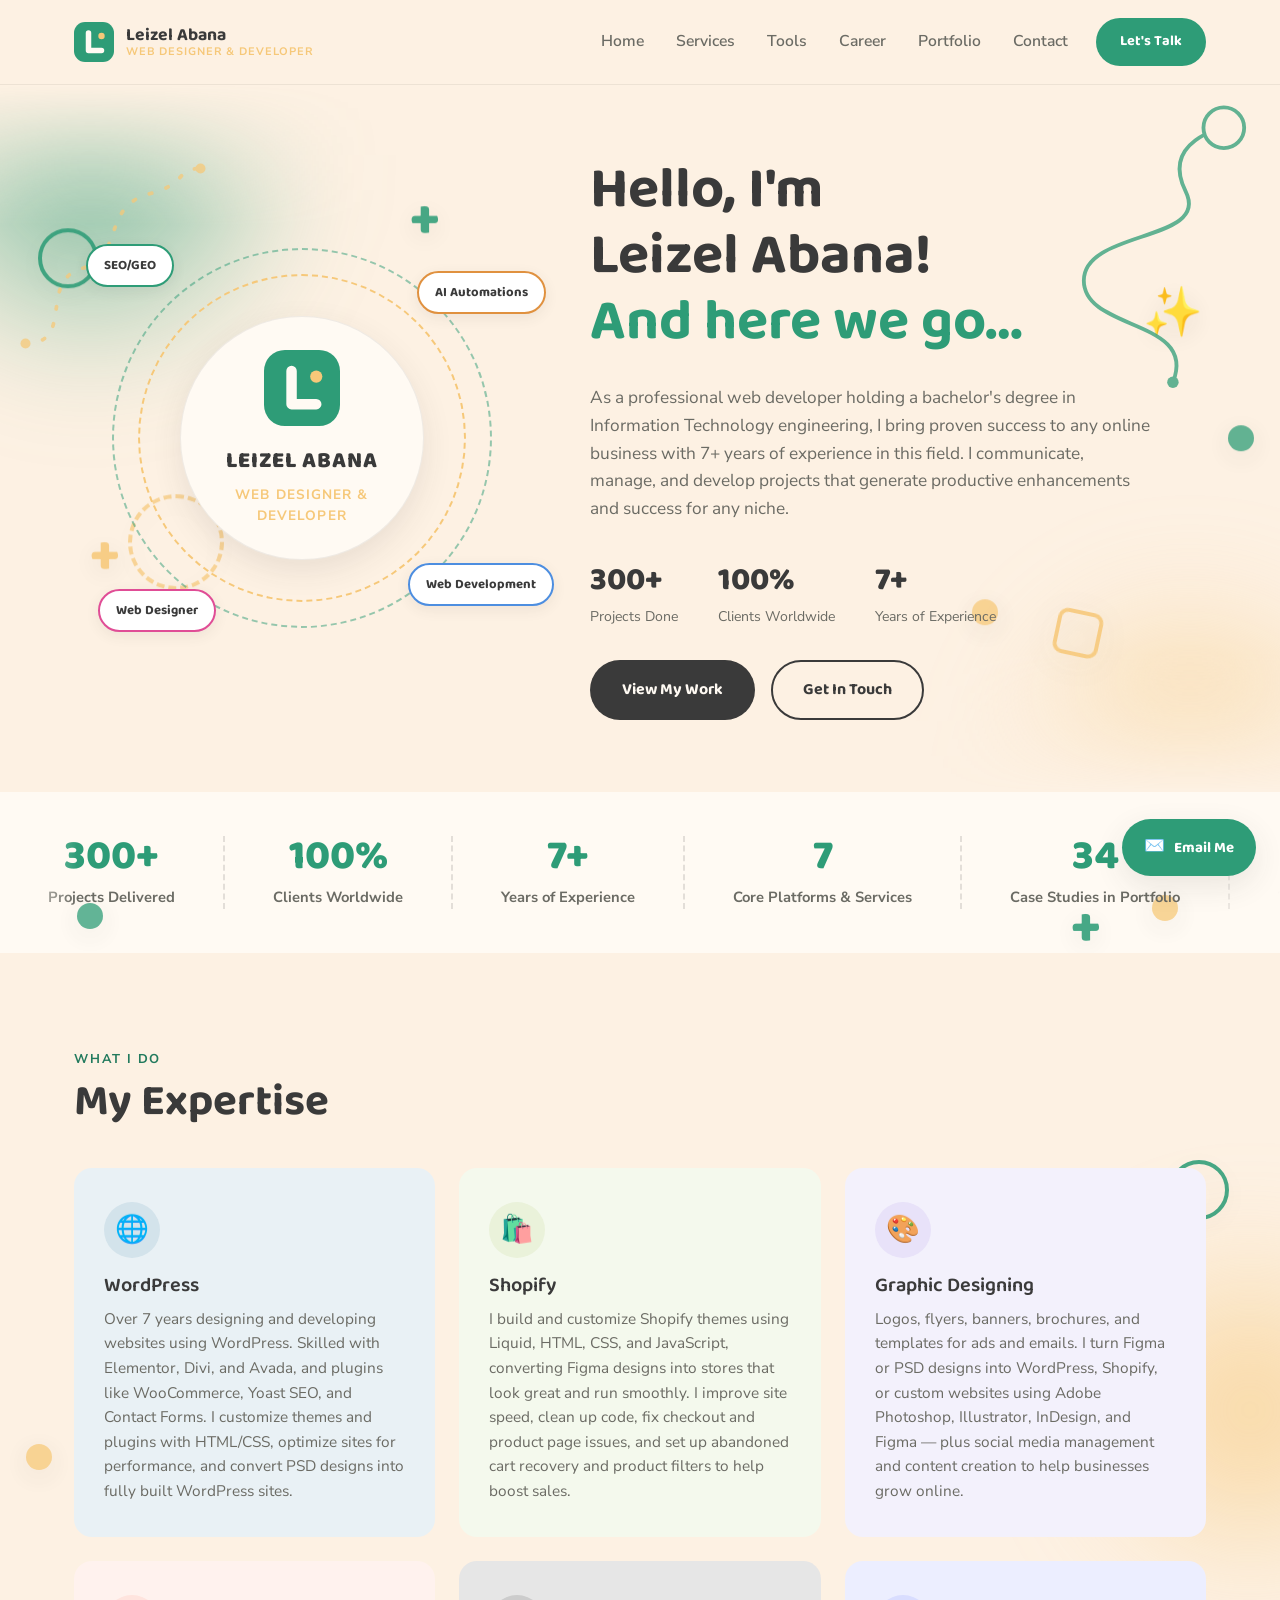
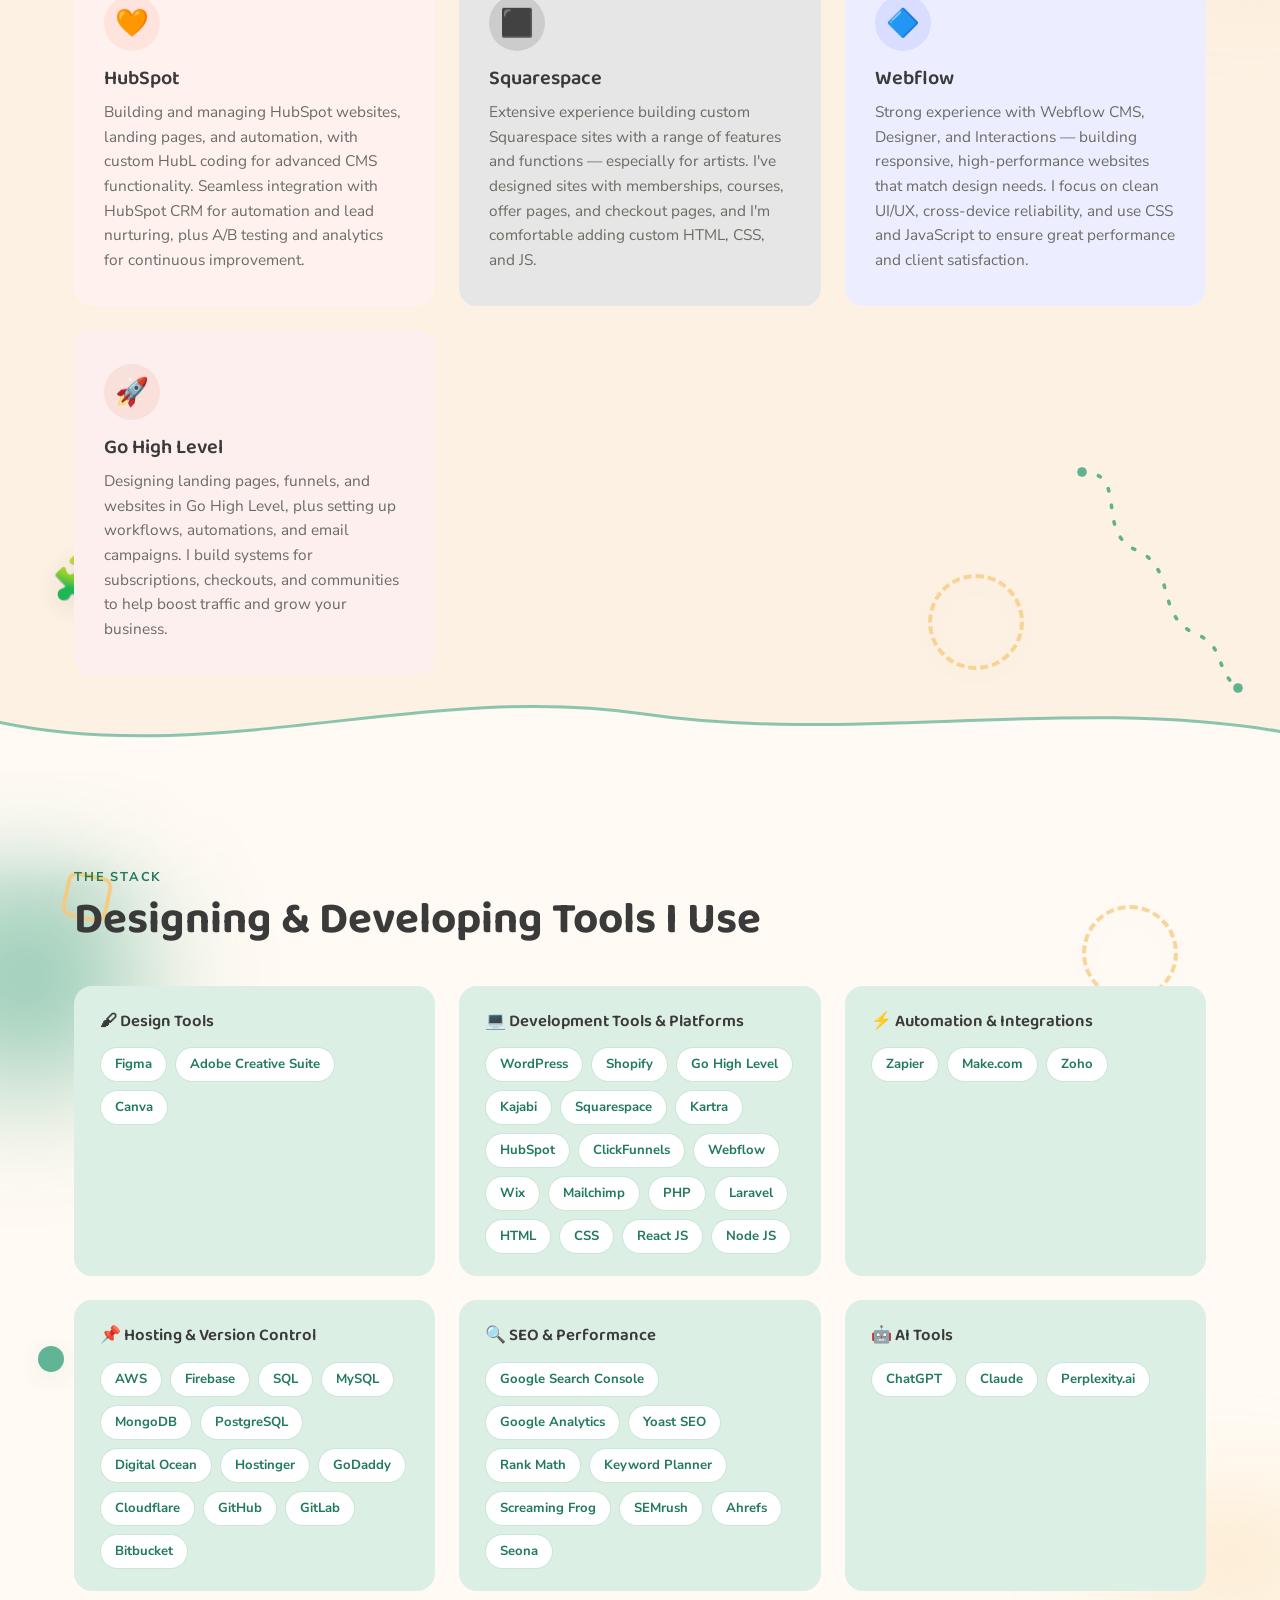
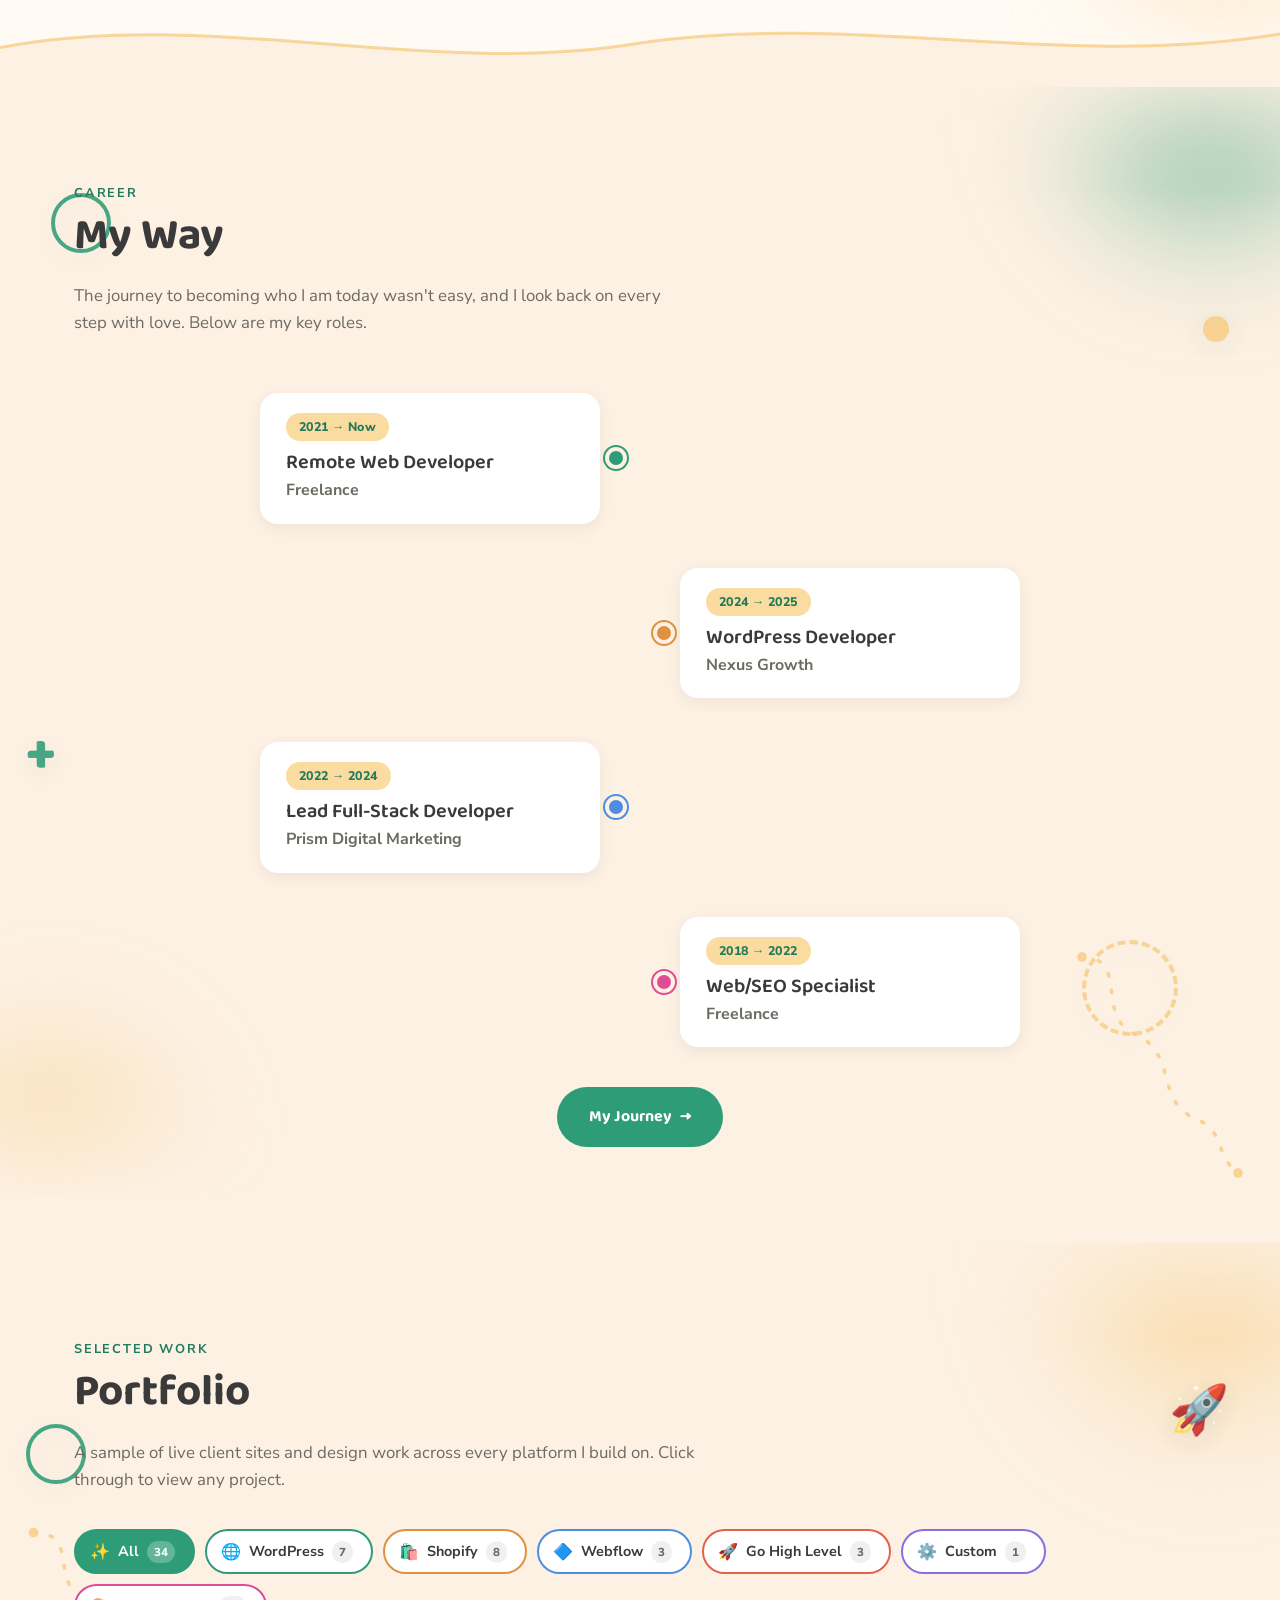
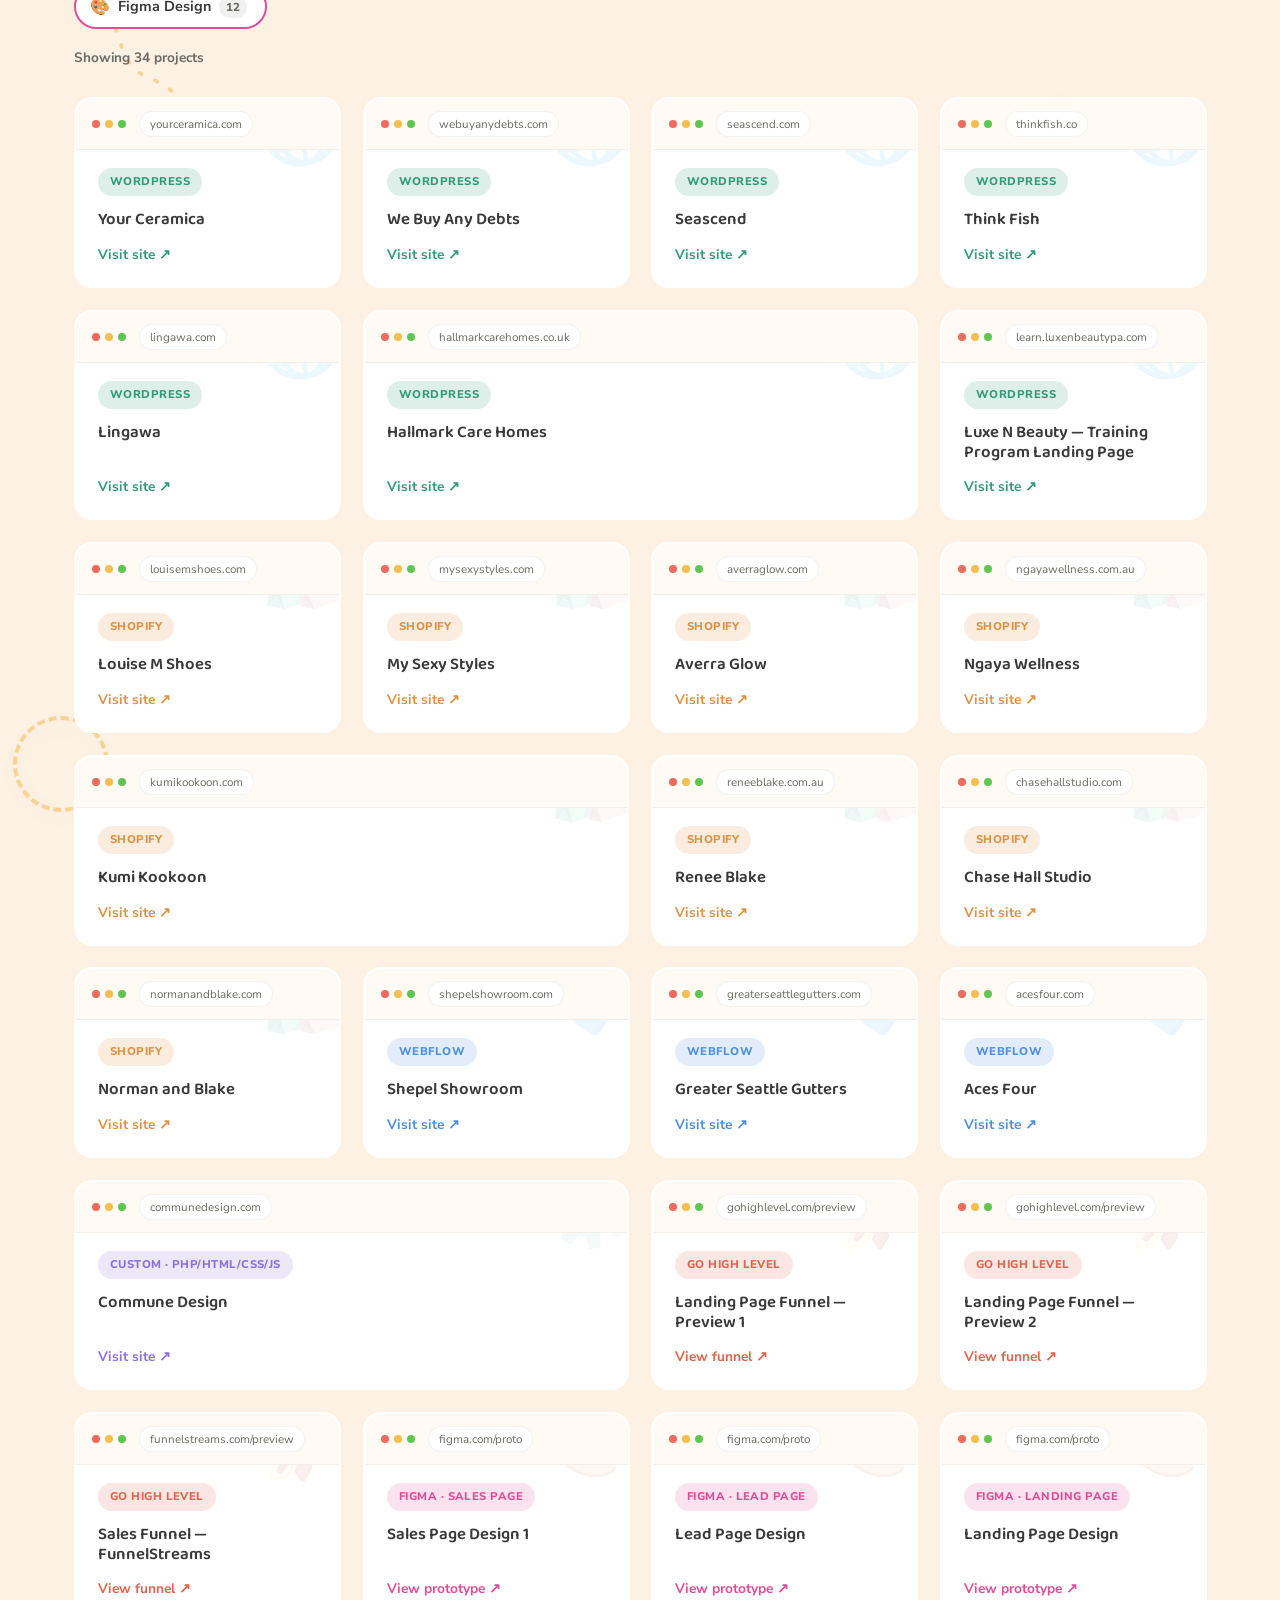
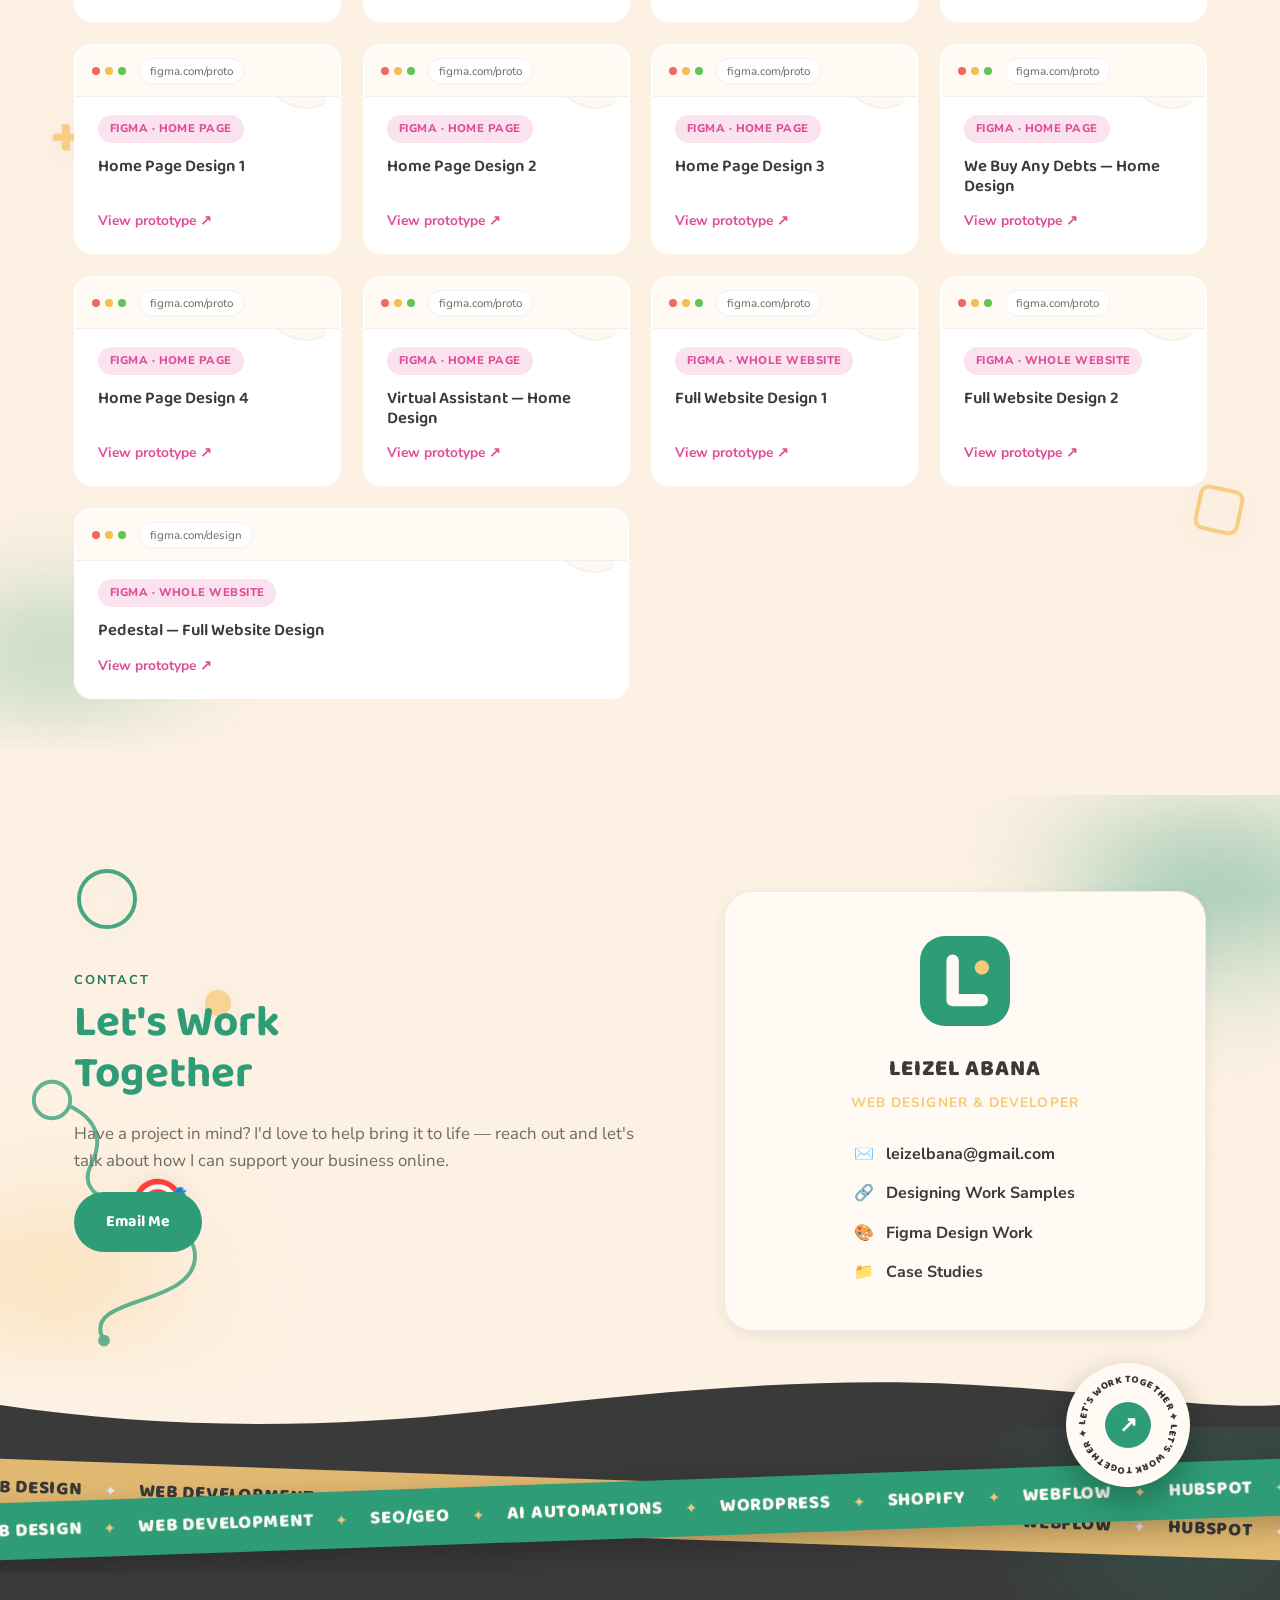
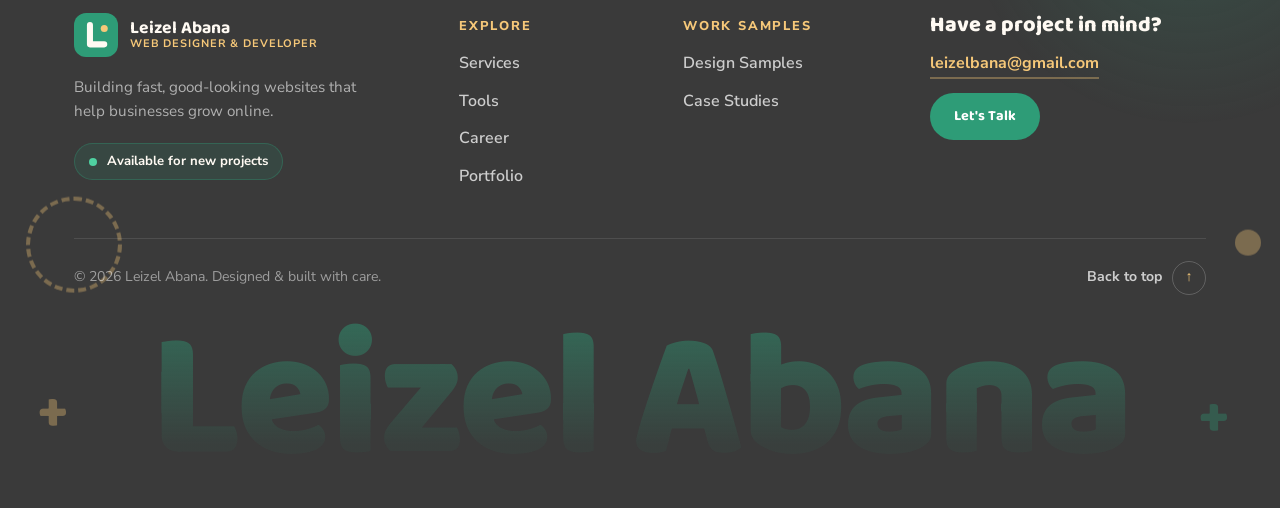
<file: index.html>
<!DOCTYPE html>
<html lang="en">
<head>
<meta charset="UTF-8">
<meta name="viewport" content="width=device-width, initial-scale=1.0">
<title>Leizel Abana — Web Designer &amp; Developer</title>
<meta name="description" content="Leizel Abana is a web designer and developer with 7+ years of experience across WordPress, Shopify, Webflow, HubSpot, Squarespace and Go High Level.">
<link rel="icon" href="assets/favicon.svg" type="image/svg+xml">
<link rel="preconnect" href="https://fonts.googleapis.com">
<link rel="preconnect" href="https://fonts.gstatic.com" crossorigin>
<link href="https://fonts.googleapis.com/css2?family=Baloo+2:wght@500;600;700;800&family=Nunito+Sans:wght@400;600;700;800&display=swap" rel="stylesheet">
<link rel="stylesheet" href="css/style.css">
</head>
<body>

<!-- ================= HEADER ================= -->
<header class="site-header" id="top">
  <div class="container header-inner">
    <a href="#top" class="brand" aria-label="Leizel Abana home">
      <svg class="brand-mark" width="40" height="40" viewBox="0 0 40 40" fill="none" xmlns="http://www.w3.org/2000/svg" aria-hidden="true">
        <rect width="40" height="40" rx="11" fill="var(--green)"/>
        <path d="M14.5 11V28.5H27.5" stroke="var(--cream-soft)" stroke-width="5.5" stroke-linecap="round" stroke-linejoin="round"/>
        <circle cx="27.5" cy="14" r="3.2" fill="var(--tan)"/>
      </svg>
      <span class="brand-text">
        <span class="brand-name">Leizel Abana</span>
        <span class="brand-role">Web Designer &amp; Developer</span>
      </span>
    </a>

    <nav class="site-nav" id="site-nav">
      <a href="#top" class="nav-link active">Home</a>
      <a href="#services" class="nav-link">Services</a>
      <a href="#tools" class="nav-link">Tools</a>
      <a href="#career" class="nav-link">Career</a>
      <a href="#portfolio" class="nav-link">Portfolio</a>
      <a href="#contact" class="nav-link">Contact</a>
    </nav>

    <a href="#contact" class="btn btn-primary btn-small header-cta">Let's Talk</a>

    <button class="nav-toggle" id="nav-toggle" aria-label="Toggle navigation" aria-expanded="false">
      <span></span><span></span><span></span>
    </button>
  </div>
</header>

<main>

<!-- ================= HERO ================= -->
<section class="hero" id="home">
  <div class="blob-layer" aria-hidden="true">
    <div class="blob blob-green" style="width:460px; height:460px; top:-150px; left:-140px;"></div>
    <div class="blob blob-tan" style="width:400px; height:400px; bottom:-180px; right:-110px; animation-delay:2s;"></div>
  </div>
  <div class="floaties" aria-hidden="true">
    <span class="floaty circle-shape" style="top:14%; left:3%; animation-duration:8s;"></span>
    <span class="floaty ring-shape" style="top:60%; left:10%; animation-duration:10s; animation-delay:.4s;"></span>
    <span class="floaty plus-shape" style="top:66%; left:7%; animation-duration:6.5s; animation-delay:.6s;">+</span>
    <span class="floaty plus-shape green" style="top:8%; left:32%; animation-duration:7s; animation-delay:1.4s;">+</span>
    <span class="floaty emoji-shape" style="top:22%; right:6%; animation-duration:7.5s; animation-delay:.3s;">✨</span>
    <span class="floaty square-shape" style="bottom:12%; right:14%; animation-duration:9s; animation-delay:1.2s;"></span>
    <span class="floaty dot-shape" style="top:48%; right:2%; animation-duration:5.5s; animation-delay:.8s;"></span>
    <span class="floaty dot-shape tan" style="top:78%; right:22%; animation-duration:6.8s; animation-delay:.2s;"></span>
  </div>
  <div class="container hero-inner">
    <div class="hero-badge-wrap" data-animate>
      <div class="hero-orbit">
        <span class="orbit-ring ring-a" aria-hidden="true"></span>
        <span class="orbit-ring ring-b" aria-hidden="true"></span>

        <div class="hero-logo-circle">
          <svg width="76" height="76" viewBox="0 0 40 40" fill="none" xmlns="http://www.w3.org/2000/svg" aria-hidden="true">
            <rect width="40" height="40" rx="11" fill="var(--green)"/>
            <path d="M14.5 11V28.5H27.5" stroke="var(--cream-soft)" stroke-width="5.5" stroke-linecap="round" stroke-linejoin="round"/>
            <circle cx="27.5" cy="14" r="3.2" fill="var(--tan)"/>
          </svg>
          <p class="hero-logo-name">LEIZEL ABANA</p>
          <p class="hero-logo-role">WEB DESIGNER &amp; DEVELOPER</p>
        </div>

        <span class="orbit-badge badge-1" style="--badge-color: var(--green); animation-duration:6.5s;">SEO/GEO</span>
        <span class="orbit-badge badge-2" style="--badge-color: var(--c-shopify); animation-duration:7.4s; animation-delay:.6s;">AI Automations</span>
        <span class="orbit-badge badge-3" style="--badge-color: var(--c-webflow); animation-duration:6.9s; animation-delay:1.1s;">Web Development</span>
        <span class="orbit-badge badge-4" style="--badge-color: var(--c-figma); animation-duration:7.9s; animation-delay:.3s;">Web Designer</span>
      </div>
    </div>

    <div class="hero-copy" data-animate>
      <h1>Hello, I'm<br>Leizel Abana!<br><span class="accent">And here we go&hellip;</span></h1>
      <p class="hero-text">
        As a professional web developer holding a bachelor's degree in Information
        Technology engineering, I bring proven success to any online business with
        7+ years of experience in this field. I communicate, manage, and develop
        projects that generate productive enhancements and success for any niche.
      </p>

      <div class="hero-stats">
        <div class="stat">
          <span class="stat-num">300+</span>
          <span class="stat-label">Projects Done</span>
        </div>
        <div class="stat">
          <span class="stat-num">100%</span>
          <span class="stat-label">Clients Worldwide</span>
        </div>
        <div class="stat">
          <span class="stat-num">7+</span>
          <span class="stat-label">Years of Experience</span>
        </div>
      </div>

      <div class="hero-actions">
        <a href="#portfolio" class="btn btn-dark">View My Work</a>
        <a href="#contact" class="btn btn-outline">Get In Touch</a>
      </div>
    </div>
  </div>

  <svg class="squiggle squiggle-1" width="240" height="280" viewBox="0 0 180 220" fill="none" xmlns="http://www.w3.org/2000/svg" aria-hidden="true">
    <path d="M170 10C170 10 120 20 140 60C160 100 60 90 60 130C60 170 150 160 130 210" stroke="var(--green)" stroke-width="3" stroke-linecap="round"/>
    <circle cx="170" cy="10" r="16" stroke="var(--green)" stroke-width="3" fill="var(--cream)"/>
    <circle cx="130" cy="210" r="4.5" fill="var(--green)"/>
  </svg>
  <svg class="squiggle squiggle-3" width="200" height="200" viewBox="0 0 160 160" fill="none" xmlns="http://www.w3.org/2000/svg" aria-hidden="true">
    <path d="M10 150C50 150 20 100 55 90C90 80 70 40 110 30C140 22 130 10 150 10" stroke="var(--tan-dark, var(--tan))" stroke-width="3" stroke-linecap="round" stroke-dasharray="2 12"/>
    <circle cx="10" cy="150" r="4" fill="var(--tan-dark, var(--tan))"/>
    <circle cx="150" cy="10" r="4" fill="var(--tan-dark, var(--tan))"/>
  </svg>
</section>

<!-- ================= METRICS SLIDER ================= -->
<section class="metrics" id="metrics">
  <div class="floaties" aria-hidden="true">
    <span class="floaty dot-shape" style="top:20%; left:6%; animation-duration:6.6s;"></span>
    <span class="floaty dot-shape tan" style="bottom:24%; right:8%; animation-duration:7.2s; animation-delay:.5s;"></span>
    <span class="floaty plus-shape green" style="top:14%; right:14%; animation-duration:6.8s; animation-delay:.9s;">+</span>
  </div>
  <div class="metrics-marquee" data-animate aria-label="Key metrics">
    <div class="metrics-track" id="metrics-track">
      <div class="metrics-item">
        <span class="metrics-num">300+</span>
        <span class="metrics-label">Projects Delivered</span>
      </div>
      <div class="metrics-item">
        <span class="metrics-num">100%</span>
        <span class="metrics-label">Clients Worldwide</span>
      </div>
      <div class="metrics-item">
        <span class="metrics-num">7+</span>
        <span class="metrics-label">Years of Experience</span>
      </div>
      <div class="metrics-item">
        <span class="metrics-num">7</span>
        <span class="metrics-label">Core Platforms &amp; Services</span>
      </div>
      <div class="metrics-item">
        <span class="metrics-num">34</span>
        <span class="metrics-label">Case Studies in Portfolio</span>
      </div>
      <div class="metrics-item">
        <span class="metrics-num">48+</span>
        <span class="metrics-label">Tools &amp; Technologies Used</span>
      </div>

      <!-- duplicate set, hidden from assistive tech, so the loop reads seamlessly -->
      <div class="metrics-item" aria-hidden="true">
        <span class="metrics-num">300+</span>
        <span class="metrics-label">Projects Delivered</span>
      </div>
      <div class="metrics-item" aria-hidden="true">
        <span class="metrics-num">100%</span>
        <span class="metrics-label">Clients Worldwide</span>
      </div>
      <div class="metrics-item" aria-hidden="true">
        <span class="metrics-num">7+</span>
        <span class="metrics-label">Years of Experience</span>
      </div>
      <div class="metrics-item" aria-hidden="true">
        <span class="metrics-num">7</span>
        <span class="metrics-label">Core Platforms &amp; Services</span>
      </div>
      <div class="metrics-item" aria-hidden="true">
        <span class="metrics-num">34</span>
        <span class="metrics-label">Case Studies in Portfolio</span>
      </div>
      <div class="metrics-item" aria-hidden="true">
        <span class="metrics-num">48+</span>
        <span class="metrics-label">Tools &amp; Technologies Used</span>
      </div>
    </div>
  </div>
</section>

<!-- ================= SERVICES ================= -->
<section class="services" id="services">
  <div class="blob-layer" aria-hidden="true">
    <div class="blob blob-tan" style="width:380px; height:380px; top:16%; right:-160px;"></div>
  </div>
  <div class="floaties" aria-hidden="true">
    <span class="floaty circle-shape" style="top:8%; right:4%; animation-duration:7s;"></span>
    <span class="floaty ring-shape" style="bottom:6%; right:20%; animation-duration:9.5s; animation-delay:.9s;"></span>
    <span class="floaty emoji-shape" style="bottom:10%; left:4%; animation-duration:8.5s; animation-delay:.5s;">🧩</span>
    <span class="floaty plus-shape" style="top:60%; right:8%; animation-duration:6s; animation-delay:1s;">+</span>
    <span class="floaty dot-shape tan" style="top:30%; left:2%; animation-duration:6.4s; animation-delay:.3s;"></span>
  </div>
  <svg class="squiggle squiggle-4" width="200" height="240" viewBox="0 0 160 200" fill="none" xmlns="http://www.w3.org/2000/svg" aria-hidden="true">
    <path d="M20 10C60 10 30 60 65 75C100 90 80 130 115 145C140 155 130 175 150 190" stroke="var(--green)" stroke-width="3" stroke-linecap="round" stroke-dasharray="2 12"/>
    <circle cx="20" cy="10" r="4" fill="var(--green)"/>
    <circle cx="150" cy="190" r="4" fill="var(--green)"/>
  </svg>
  <svg class="wave-divider" viewBox="0 0 1440 100" preserveAspectRatio="none" aria-hidden="true">
    <path d="M0,45 C240,95 480,0 720,35 C960,70 1200,15 1440,55 L1440,100 L0,100 Z" fill="var(--cream-soft)"/>
    <path d="M0,45 C240,95 480,0 720,35 C960,70 1200,15 1440,55" fill="none" stroke="var(--green)" stroke-width="3" stroke-linecap="round" vector-effect="non-scaling-stroke" opacity="0.55"/>
  </svg>
  <div class="container">
    <p class="eyebrow" data-animate>What I Do</p>
    <h2 data-animate>My Expertise</h2>

    <div class="services-grid">
      <article class="service-card" data-animate style="--cat-color: #21759B;">
        <div class="service-icon" aria-hidden="true">
          <span class="icon-fallback">🌐</span>
          <img class="icon-logo" src="https://cdn.simpleicons.org/wordpress/21759B" alt="" loading="lazy"
               onload="this.previousElementSibling.style.display='none'; this.style.display='block';"
               onerror="this.remove();">
        </div>
        <h3>WordPress</h3>
        <p>Over 7 years designing and developing websites using WordPress. Skilled with
          Elementor, Divi, and Avada, and plugins like WooCommerce, Yoast SEO, and
          Contact Forms. I customize themes and plugins with HTML/CSS, optimize sites
          for performance, and convert PSD designs into fully built WordPress sites.</p>
      </article>

      <article class="service-card" data-animate style="--cat-color: #95BF47;">
        <div class="service-icon" aria-hidden="true">
          <span class="icon-fallback">🛍️</span>
          <img class="icon-logo" src="https://cdn.simpleicons.org/shopify/95BF47" alt="" loading="lazy"
               onload="this.previousElementSibling.style.display='none'; this.style.display='block';"
               onerror="this.remove();">
        </div>
        <h3>Shopify</h3>
        <p>I build and customize Shopify themes using Liquid, HTML, CSS, and JavaScript,
          converting Figma designs into stores that look great and run smoothly. I
          improve site speed, clean up code, fix checkout and product page issues, and
          set up abandoned cart recovery and product filters to help boost sales.</p>
      </article>

      <article class="service-card" data-animate style="--cat-color: #8A6FE0;">
        <div class="service-icon" aria-hidden="true">🎨</div>
        <h3>Graphic Designing</h3>
        <p>Logos, flyers, banners, brochures, and templates for ads and emails. I turn
          Figma or PSD designs into WordPress, Shopify, or custom websites using Adobe
          Photoshop, Illustrator, InDesign, and Figma — plus social media management
          and content creation to help businesses grow online.</p>
      </article>

      <article class="service-card" data-animate style="--cat-color: #FF7A59;">
        <div class="service-icon" aria-hidden="true">
          <span class="icon-fallback">🧡</span>
          <img class="icon-logo" src="https://cdn.simpleicons.org/hubspot/FF7A59" alt="" loading="lazy"
               onload="this.previousElementSibling.style.display='none'; this.style.display='block';"
               onerror="this.remove();">
        </div>
        <h3>HubSpot</h3>
        <p>Building and managing HubSpot websites, landing pages, and automation, with
          custom HubL coding for advanced CMS functionality. Seamless integration with
          HubSpot CRM for automation and lead nurturing, plus A/B testing and analytics
          for continuous improvement.</p>
      </article>

      <article class="service-card" data-animate style="--cat-color: #000000;">
        <div class="service-icon" aria-hidden="true">
          <span class="icon-fallback">⬛</span>
          <img class="icon-logo" src="https://cdn.simpleicons.org/squarespace/000000" alt="" loading="lazy"
               onload="this.previousElementSibling.style.display='none'; this.style.display='block';"
               onerror="this.remove();">
        </div>
        <h3>Squarespace</h3>
        <p>Extensive experience building custom Squarespace sites with a range of
          features and functions — especially for artists. I've designed sites with
          memberships, courses, offer pages, and checkout pages, and I'm comfortable
          adding custom HTML, CSS, and JS.</p>
      </article>

      <article class="service-card" data-animate style="--cat-color: #4353FF;">
        <div class="service-icon" aria-hidden="true">
          <span class="icon-fallback">🔷</span>
          <img class="icon-logo" src="https://cdn.simpleicons.org/webflow/4353FF" alt="" loading="lazy"
               onload="this.previousElementSibling.style.display='none'; this.style.display='block';"
               onerror="this.remove();">
        </div>
        <h3>Webflow</h3>
        <p>Strong experience with Webflow CMS, Designer, and Interactions — building
          responsive, high-performance websites that match design needs. I focus on
          clean UI/UX, cross-device reliability, and use CSS and JavaScript to ensure
          great performance and client satisfaction.</p>
      </article>

      <article class="service-card" data-animate style="--cat-color: #E0634D;">
        <div class="service-icon" aria-hidden="true">🚀</div>
        <h3>Go High Level</h3>
        <p>Designing landing pages, funnels, and websites in Go High Level, plus setting
          up workflows, automations, and email campaigns. I build systems for
          subscriptions, checkouts, and communities to help boost traffic and grow
          your business.</p>
      </article>
    </div>
  </div>
</section>

<!-- ================= TOOLS ================= -->
<section class="tools" id="tools">
  <div class="blob-layer" aria-hidden="true">
    <div class="blob blob-green" style="width:350px; height:350px; top:6%; left:-150px;"></div>
    <div class="blob blob-tan" style="width:320px; height:320px; bottom:-130px; right:-110px; animation-delay:3s;"></div>
  </div>
  <div class="floaties" aria-hidden="true">
    <span class="floaty square-shape" style="top:10%; left:5%; animation-duration:8s;"></span>
    <span class="floaty ring-shape" style="top:14%; right:8%; animation-duration:9s; animation-delay:.6s;"></span>
    <span class="floaty emoji-shape" style="bottom:8%; right:6%; animation-duration:7s; animation-delay:.7s;">⚡</span>
    <span class="floaty dot-shape" style="top:70%; left:3%; animation-duration:6s; animation-delay:.3s;"></span>
    <span class="floaty plus-shape green" style="bottom:14%; left:22%; animation-duration:7.4s; animation-delay:1.3s;">+</span>
  </div>
  <svg class="wave-divider" viewBox="0 0 1440 100" preserveAspectRatio="none" aria-hidden="true">
    <path d="M0,55 C240,10 480,90 720,50 C960,15 1200,80 1440,40 L1440,100 L0,100 Z" fill="var(--cream)"/>
    <path d="M0,55 C240,10 480,90 720,50 C960,15 1200,80 1440,40" fill="none" stroke="var(--tan-dark, var(--tan))" stroke-width="3" stroke-linecap="round" vector-effect="non-scaling-stroke" opacity="0.7"/>
  </svg>
  <div class="container">
    <p class="eyebrow" data-animate>The Stack</p>
    <h2 data-animate>Designing &amp; Developing Tools I Use</h2>

    <div class="tools-grid">
      <div class="tool-card" data-animate>
        <h3>🖌 Design Tools</h3>
        <div class="chips">
          <span class="chip">Figma</span>
          <span class="chip">Adobe Creative Suite</span>
          <span class="chip">Canva</span>
        </div>
      </div>

      <div class="tool-card" data-animate>
        <h3>💻 Development Tools &amp; Platforms</h3>
        <div class="chips">
          <span class="chip">WordPress</span>
          <span class="chip">Shopify</span>
          <span class="chip">Go High Level</span>
          <span class="chip">Kajabi</span>
          <span class="chip">Squarespace</span>
          <span class="chip">Kartra</span>
          <span class="chip">HubSpot</span>
          <span class="chip">ClickFunnels</span>
          <span class="chip">Webflow</span>
          <span class="chip">Wix</span>
          <span class="chip">Mailchimp</span>
          <span class="chip">PHP</span>
          <span class="chip">Laravel</span>
          <span class="chip">HTML</span>
          <span class="chip">CSS</span>
          <span class="chip">React JS</span>
          <span class="chip">Node JS</span>
        </div>
      </div>

      <div class="tool-card" data-animate>
        <h3>⚡ Automation &amp; Integrations</h3>
        <div class="chips">
          <span class="chip">Zapier</span>
          <span class="chip">Make.com</span>
          <span class="chip">Zoho</span>
        </div>
      </div>

      <div class="tool-card" data-animate>
        <h3>📌 Hosting &amp; Version Control</h3>
        <div class="chips">
          <span class="chip">AWS</span>
          <span class="chip">Firebase</span>
          <span class="chip">SQL</span>
          <span class="chip">MySQL</span>
          <span class="chip">MongoDB</span>
          <span class="chip">PostgreSQL</span>
          <span class="chip">Digital Ocean</span>
          <span class="chip">Hostinger</span>
          <span class="chip">GoDaddy</span>
          <span class="chip">Cloudflare</span>
          <span class="chip">GitHub</span>
          <span class="chip">GitLab</span>
          <span class="chip">Bitbucket</span>
        </div>
      </div>

      <div class="tool-card" data-animate>
        <h3>🔍 SEO &amp; Performance</h3>
        <div class="chips">
          <span class="chip">Google Search Console</span>
          <span class="chip">Google Analytics</span>
          <span class="chip">Yoast SEO</span>
          <span class="chip">Rank Math</span>
          <span class="chip">Keyword Planner</span>
          <span class="chip">Screaming Frog</span>
          <span class="chip">SEMrush</span>
          <span class="chip">Ahrefs</span>
          <span class="chip">Seona</span>
        </div>
      </div>

      <div class="tool-card" data-animate>
        <h3>🤖 AI Tools</h3>
        <div class="chips">
          <span class="chip">ChatGPT</span>
          <span class="chip">Claude</span>
          <span class="chip">Perplexity.ai</span>
        </div>
      </div>
    </div>
  </div>
</section>

<!-- ================= CAREER ================= -->
<section class="career" id="career">
  <div class="blob-layer" aria-hidden="true">
    <div class="blob blob-green" style="width:380px; height:380px; top:-130px; right:-120px;"></div>
    <div class="blob blob-tan" style="width:320px; height:320px; bottom:-120px; left:-110px; animation-delay:2s;"></div>
  </div>
  <div class="floaties" aria-hidden="true">
    <span class="floaty circle-shape" style="top:8%; left:4%; animation-duration:7.6s;"></span>
    <span class="floaty ring-shape" style="bottom:10%; right:8%; animation-duration:9.6s; animation-delay:.5s;"></span>
    <span class="floaty plus-shape green" style="top:60%; left:2%; animation-duration:6.8s; animation-delay:1s;">+</span>
    <span class="floaty dot-shape tan" style="top:20%; right:4%; animation-duration:6.2s; animation-delay:.3s;"></span>
  </div>
  <svg class="squiggle squiggle-4" width="200" height="240" viewBox="0 0 160 200" fill="none" xmlns="http://www.w3.org/2000/svg" aria-hidden="true">
    <path d="M20 10C60 10 30 60 65 75C100 90 80 130 115 145C140 155 130 175 150 190" stroke="var(--tan-dark, var(--tan))" stroke-width="3" stroke-linecap="round" stroke-dasharray="2 12"/>
    <circle cx="20" cy="10" r="4" fill="var(--tan-dark, var(--tan))"/>
    <circle cx="150" cy="190" r="4" fill="var(--tan-dark, var(--tan))"/>
  </svg>
  <div class="container">
    <p class="eyebrow" data-animate>Career</p>
    <h2 data-animate>My Way</h2>
    <p class="section-lede" data-animate>The journey to becoming who I am today wasn't easy, and I look back on every step with love. Below are my key roles.</p>

    <div class="roadmap" id="roadmap">
      <svg class="roadmap-line" viewBox="0 0 80 100" preserveAspectRatio="none" aria-hidden="true">
        <path id="roadmap-path" fill="none" stroke="var(--green)" stroke-width="3" stroke-linecap="round"/>
      </svg>

      <div class="roadmap-item roadmap-left" data-animate>
        <span class="roadmap-dot" style="--dot-color: var(--green);"></span>
        <div class="timeline-content">
          <span class="timeline-dates">2021 &rarr; Now</span>
          <h3>Remote Web Developer</h3>
          <p class="timeline-company">Freelance</p>
        </div>
      </div>
      <div class="roadmap-item roadmap-right" data-animate>
        <span class="roadmap-dot" style="--dot-color: var(--c-shopify);"></span>
        <div class="timeline-content">
          <span class="timeline-dates">2024 &rarr; 2025</span>
          <h3>WordPress Developer</h3>
          <p class="timeline-company">Nexus Growth</p>
        </div>
      </div>
      <div class="roadmap-item roadmap-left" data-animate>
        <span class="roadmap-dot" style="--dot-color: var(--c-webflow);"></span>
        <div class="timeline-content">
          <span class="timeline-dates">2022 &rarr; 2024</span>
          <h3>Lead Full-Stack Developer</h3>
          <p class="timeline-company">Prism Digital Marketing</p>
        </div>
      </div>
      <div class="roadmap-item roadmap-right" data-animate>
        <span class="roadmap-dot" style="--dot-color: var(--c-figma);"></span>
        <div class="timeline-content">
          <span class="timeline-dates">2018 &rarr; 2022</span>
          <h3>Web/SEO Specialist</h3>
          <p class="timeline-company">Freelance</p>
        </div>
      </div>
    </div>

    <a href="about.html" class="btn btn-primary timeline-cta" data-animate>My Journey <span aria-hidden="true">&rarr;</span></a>
  </div>
</section>

<!-- ================= PORTFOLIO ================= -->
<section class="portfolio" id="portfolio">
  <div class="blob-layer" aria-hidden="true">
    <div class="blob blob-tan" style="width:400px; height:400px; top:-130px; right:-130px;"></div>
    <div class="blob blob-green" style="width:350px; height:350px; bottom:-150px; left:-120px; animation-delay:1.5s;"></div>
  </div>
  <div class="floaties" aria-hidden="true">
    <span class="floaty circle-shape" style="top:6%; left:2%; animation-duration:7.5s;"></span>
    <span class="floaty ring-shape" style="top:40%; left:1%; animation-duration:10s; animation-delay:.8s;"></span>
    <span class="floaty emoji-shape" style="top:4%; right:4%; animation-duration:8s; animation-delay:.4s;">🚀</span>
    <span class="floaty plus-shape" style="bottom:20%; left:4%; animation-duration:6.5s; animation-delay:1s;">+</span>
    <span class="floaty plus-shape green" style="top:16%; right:16%; animation-duration:7.1s; animation-delay:.2s;">+</span>
    <span class="floaty square-shape" style="bottom:6%; right:3%; animation-duration:9s; animation-delay:.7s;"></span>
    <span class="floaty dot-shape tan" style="bottom:38%; right:8%; animation-duration:6.2s; animation-delay:1.2s;"></span>
  </div>
  <svg class="squiggle squiggle-3" width="200" height="220" viewBox="0 0 160 180" fill="none" xmlns="http://www.w3.org/2000/svg" aria-hidden="true">
    <path d="M15 12C55 12 25 55 60 68C95 82 75 118 112 132C140 143 132 158 150 170" stroke="var(--tan-dark, var(--tan))" stroke-width="3" stroke-linecap="round" stroke-dasharray="2 12"/>
    <circle cx="15" cy="12" r="4" fill="var(--tan-dark, var(--tan))"/>
    <circle cx="150" cy="170" r="4" fill="var(--tan-dark, var(--tan))"/>
  </svg>
  <div class="container">
    <p class="eyebrow" data-animate>Selected Work</p>
    <h2 data-animate>Portfolio</h2>
    <p class="section-lede" data-animate>A sample of live client sites and design work across every platform I build on. Click through to view any project.</p>

    <div class="filter-bar" data-animate role="tablist" aria-label="Filter portfolio by platform">
      <button class="filter-btn active" data-filter="all"><span class="pill"><span class="filter-icon">✨</span>All<span class="filter-count"></span></span></button>
      <button class="filter-btn" data-filter="wordpress" style="--cat-color: var(--c-wordpress);"><span class="pill"><span class="filter-icon">🌐</span>WordPress<span class="filter-count"></span></span></button>
      <button class="filter-btn" data-filter="shopify" style="--cat-color: var(--c-shopify);"><span class="pill"><span class="filter-icon">🛍️</span>Shopify<span class="filter-count"></span></span></button>
      <button class="filter-btn" data-filter="webflow" style="--cat-color: var(--c-webflow);"><span class="pill"><span class="filter-icon">🔷</span>Webflow<span class="filter-count"></span></span></button>
      <button class="filter-btn" data-filter="ghl" style="--cat-color: var(--c-ghl);"><span class="pill"><span class="filter-icon">🚀</span>Go High Level<span class="filter-count"></span></span></button>
      <button class="filter-btn" data-filter="custom" style="--cat-color: var(--c-custom);"><span class="pill"><span class="filter-icon">⚙️</span>Custom<span class="filter-count"></span></span></button>
      <button class="filter-btn" data-filter="figma" style="--cat-color: var(--c-figma);"><span class="pill"><span class="filter-icon">🎨</span>Figma Design<span class="filter-count"></span></span></button>
    </div>

    <p class="results-count" id="results-count"></p>

    <div class="portfolio-grid" id="portfolio-grid">
      <!-- WordPress -->
      <a class="port-card" data-cat="wordpress" style="--cat-color: var(--c-wordpress);" href="https://www.yourceramica.com/" target="_blank" rel="noopener">
        <span class="port-bg-icon" aria-hidden="true">🌐</span>
        <div class="port-chrome"><span class="chrome-dot dot-r"></span><span class="chrome-dot dot-y"></span><span class="chrome-dot dot-g"></span><span class="chrome-url">yourceramica.com</span></div>
        <div class="port-body">
          <span class="port-tag">WordPress</span>
          <h3>Your Ceramica</h3>
          <span class="port-link">Visit site ↗</span>
        </div>
      </a>
      <a class="port-card" data-cat="wordpress" style="--cat-color: var(--c-wordpress);" href="https://webuyanydebts.com/" target="_blank" rel="noopener">
        <span class="port-bg-icon" aria-hidden="true">🌐</span>
        <div class="port-chrome"><span class="chrome-dot dot-r"></span><span class="chrome-dot dot-y"></span><span class="chrome-dot dot-g"></span><span class="chrome-url">webuyanydebts.com</span></div>
        <div class="port-body">
          <span class="port-tag">WordPress</span>
          <h3>We Buy Any Debts</h3>
          <span class="port-link">Visit site ↗</span>
        </div>
      </a>
      <a class="port-card" data-cat="wordpress" style="--cat-color: var(--c-wordpress);" href="https://seascend.com/" target="_blank" rel="noopener">
        <span class="port-bg-icon" aria-hidden="true">🌐</span>
        <div class="port-chrome"><span class="chrome-dot dot-r"></span><span class="chrome-dot dot-y"></span><span class="chrome-dot dot-g"></span><span class="chrome-url">seascend.com</span></div>
        <div class="port-body">
          <span class="port-tag">WordPress</span>
          <h3>Seascend</h3>
          <span class="port-link">Visit site ↗</span>
        </div>
      </a>
      <a class="port-card" data-cat="wordpress" style="--cat-color: var(--c-wordpress);" href="https://thinkfish.co/" target="_blank" rel="noopener">
        <span class="port-bg-icon" aria-hidden="true">🌐</span>
        <div class="port-chrome"><span class="chrome-dot dot-r"></span><span class="chrome-dot dot-y"></span><span class="chrome-dot dot-g"></span><span class="chrome-url">thinkfish.co</span></div>
        <div class="port-body">
          <span class="port-tag">WordPress</span>
          <h3>Think Fish</h3>
          <span class="port-link">Visit site ↗</span>
        </div>
      </a>
      <a class="port-card" data-cat="wordpress" style="--cat-color: var(--c-wordpress);" href="https://lingawa.com/" target="_blank" rel="noopener">
        <span class="port-bg-icon" aria-hidden="true">🌐</span>
        <div class="port-chrome"><span class="chrome-dot dot-r"></span><span class="chrome-dot dot-y"></span><span class="chrome-dot dot-g"></span><span class="chrome-url">lingawa.com</span></div>
        <div class="port-body">
          <span class="port-tag">WordPress</span>
          <h3>Lingawa</h3>
          <span class="port-link">Visit site ↗</span>
        </div>
      </a>
      <a class="port-card port-card--wide" data-cat="wordpress" style="--cat-color: var(--c-wordpress);" href="https://www.hallmarkcarehomes.co.uk/" target="_blank" rel="noopener">
        <span class="port-bg-icon" aria-hidden="true">🌐</span>
        <div class="port-chrome"><span class="chrome-dot dot-r"></span><span class="chrome-dot dot-y"></span><span class="chrome-dot dot-g"></span><span class="chrome-url">hallmarkcarehomes.co.uk</span></div>
        <div class="port-body">
          <span class="port-tag">WordPress</span>
          <h3>Hallmark Care Homes</h3>
          <span class="port-link">Visit site ↗</span>
        </div>
      </a>
      <a class="port-card" data-cat="wordpress" style="--cat-color: var(--c-wordpress);" href="https://learn.luxenbeautypa.com/luxe-n-beauty-training-program-landing-page-v4/" target="_blank" rel="noopener">
        <span class="port-bg-icon" aria-hidden="true">🌐</span>
        <div class="port-chrome"><span class="chrome-dot dot-r"></span><span class="chrome-dot dot-y"></span><span class="chrome-dot dot-g"></span><span class="chrome-url">learn.luxenbeautypa.com</span></div>
        <div class="port-body">
          <span class="port-tag">WordPress</span>
          <h3>Luxe N Beauty — Training Program Landing Page</h3>
          <span class="port-link">Visit site ↗</span>
        </div>
      </a>

      <!-- Shopify -->
      <a class="port-card" data-cat="shopify" style="--cat-color: var(--c-shopify);" href="https://www.louisemshoes.com/" target="_blank" rel="noopener">
        <span class="port-bg-icon" aria-hidden="true">🛍️</span>
        <div class="port-chrome"><span class="chrome-dot dot-r"></span><span class="chrome-dot dot-y"></span><span class="chrome-dot dot-g"></span><span class="chrome-url">louisemshoes.com</span></div>
        <div class="port-body">
          <span class="port-tag">Shopify</span>
          <h3>Louise M Shoes</h3>
          <span class="port-link">Visit site ↗</span>
        </div>
      </a>
      <a class="port-card" data-cat="shopify" style="--cat-color: var(--c-shopify);" href="https://www.mysexystyles.com/" target="_blank" rel="noopener">
        <span class="port-bg-icon" aria-hidden="true">🛍️</span>
        <div class="port-chrome"><span class="chrome-dot dot-r"></span><span class="chrome-dot dot-y"></span><span class="chrome-dot dot-g"></span><span class="chrome-url">mysexystyles.com</span></div>
        <div class="port-body">
          <span class="port-tag">Shopify</span>
          <h3>My Sexy Styles</h3>
          <span class="port-link">Visit site ↗</span>
        </div>
      </a>
      <a class="port-card" data-cat="shopify" style="--cat-color: var(--c-shopify);" href="https://averraglow.com/" target="_blank" rel="noopener">
        <span class="port-bg-icon" aria-hidden="true">🛍️</span>
        <div class="port-chrome"><span class="chrome-dot dot-r"></span><span class="chrome-dot dot-y"></span><span class="chrome-dot dot-g"></span><span class="chrome-url">averraglow.com</span></div>
        <div class="port-body">
          <span class="port-tag">Shopify</span>
          <h3>Averra Glow</h3>
          <span class="port-link">Visit site ↗</span>
        </div>
      </a>
      <a class="port-card" data-cat="shopify" style="--cat-color: var(--c-shopify);" href="https://ngayawellness.com.au/" target="_blank" rel="noopener">
        <span class="port-bg-icon" aria-hidden="true">🛍️</span>
        <div class="port-chrome"><span class="chrome-dot dot-r"></span><span class="chrome-dot dot-y"></span><span class="chrome-dot dot-g"></span><span class="chrome-url">ngayawellness.com.au</span></div>
        <div class="port-body">
          <span class="port-tag">Shopify</span>
          <h3>Ngaya Wellness</h3>
          <span class="port-link">Visit site ↗</span>
        </div>
      </a>
      <a class="port-card port-card--wide" data-cat="shopify" style="--cat-color: var(--c-shopify);" href="https://kumikookoon.com/" target="_blank" rel="noopener">
        <span class="port-bg-icon" aria-hidden="true">🛍️</span>
        <div class="port-chrome"><span class="chrome-dot dot-r"></span><span class="chrome-dot dot-y"></span><span class="chrome-dot dot-g"></span><span class="chrome-url">kumikookoon.com</span></div>
        <div class="port-body">
          <span class="port-tag">Shopify</span>
          <h3>Kumi Kookoon</h3>
          <span class="port-link">Visit site ↗</span>
        </div>
      </a>
      <a class="port-card" data-cat="shopify" style="--cat-color: var(--c-shopify);" href="https://reneeblake.com.au/" target="_blank" rel="noopener">
        <span class="port-bg-icon" aria-hidden="true">🛍️</span>
        <div class="port-chrome"><span class="chrome-dot dot-r"></span><span class="chrome-dot dot-y"></span><span class="chrome-dot dot-g"></span><span class="chrome-url">reneeblake.com.au</span></div>
        <div class="port-body">
          <span class="port-tag">Shopify</span>
          <h3>Renee Blake</h3>
          <span class="port-link">Visit site ↗</span>
        </div>
      </a>
      <a class="port-card" data-cat="shopify" style="--cat-color: var(--c-shopify);" href="https://chasehallstudio.com/" target="_blank" rel="noopener">
        <span class="port-bg-icon" aria-hidden="true">🛍️</span>
        <div class="port-chrome"><span class="chrome-dot dot-r"></span><span class="chrome-dot dot-y"></span><span class="chrome-dot dot-g"></span><span class="chrome-url">chasehallstudio.com</span></div>
        <div class="port-body">
          <span class="port-tag">Shopify</span>
          <h3>Chase Hall Studio</h3>
          <span class="port-link">Visit site ↗</span>
        </div>
      </a>
      <a class="port-card" data-cat="shopify" style="--cat-color: var(--c-shopify);" href="https://normanandblake.com/" target="_blank" rel="noopener">
        <span class="port-bg-icon" aria-hidden="true">🛍️</span>
        <div class="port-chrome"><span class="chrome-dot dot-r"></span><span class="chrome-dot dot-y"></span><span class="chrome-dot dot-g"></span><span class="chrome-url">normanandblake.com</span></div>
        <div class="port-body">
          <span class="port-tag">Shopify</span>
          <h3>Norman and Blake</h3>
          <span class="port-link">Visit site ↗</span>
        </div>
      </a>

      <!-- Webflow -->
      <a class="port-card" data-cat="webflow" style="--cat-color: var(--c-webflow);" href="https://www.shepelshowroom.com/" target="_blank" rel="noopener">
        <span class="port-bg-icon" aria-hidden="true">🔷</span>
        <div class="port-chrome"><span class="chrome-dot dot-r"></span><span class="chrome-dot dot-y"></span><span class="chrome-dot dot-g"></span><span class="chrome-url">shepelshowroom.com</span></div>
        <div class="port-body">
          <span class="port-tag">Webflow</span>
          <h3>Shepel Showroom</h3>
          <span class="port-link">Visit site ↗</span>
        </div>
      </a>
      <a class="port-card" data-cat="webflow" style="--cat-color: var(--c-webflow);" href="https://www.greaterseattlegutters.com/" target="_blank" rel="noopener">
        <span class="port-bg-icon" aria-hidden="true">🔷</span>
        <div class="port-chrome"><span class="chrome-dot dot-r"></span><span class="chrome-dot dot-y"></span><span class="chrome-dot dot-g"></span><span class="chrome-url">greaterseattlegutters.com</span></div>
        <div class="port-body">
          <span class="port-tag">Webflow</span>
          <h3>Greater Seattle Gutters</h3>
          <span class="port-link">Visit site ↗</span>
        </div>
      </a>
      <a class="port-card" data-cat="webflow" style="--cat-color: var(--c-webflow);" href="https://www.acesfour.com/" target="_blank" rel="noopener">
        <span class="port-bg-icon" aria-hidden="true">🔷</span>
        <div class="port-chrome"><span class="chrome-dot dot-r"></span><span class="chrome-dot dot-y"></span><span class="chrome-dot dot-g"></span><span class="chrome-url">acesfour.com</span></div>
        <div class="port-body">
          <span class="port-tag">Webflow</span>
          <h3>Aces Four</h3>
          <span class="port-link">Visit site ↗</span>
        </div>
      </a>

      <!-- Custom -->
      <a class="port-card port-card--wide" data-cat="custom" style="--cat-color: var(--c-custom);" href="https://www.communedesign.com/" target="_blank" rel="noopener">
        <span class="port-bg-icon" aria-hidden="true">⚙️</span>
        <div class="port-chrome"><span class="chrome-dot dot-r"></span><span class="chrome-dot dot-y"></span><span class="chrome-dot dot-g"></span><span class="chrome-url">communedesign.com</span></div>
        <div class="port-body">
          <span class="port-tag">Custom · PHP/HTML/CSS/JS</span>
          <h3>Commune Design</h3>
          <span class="port-link">Visit site ↗</span>
        </div>
      </a>

      <!-- Go High Level -->
      <a class="port-card" data-cat="ghl" style="--cat-color: var(--c-ghl);" href="https://app.gohighlevel.com/v2/preview/xiHORVOnSbKNpMUbK1qN?notrack=true" target="_blank" rel="noopener">
        <span class="port-bg-icon" aria-hidden="true">🚀</span>
        <div class="port-chrome"><span class="chrome-dot dot-r"></span><span class="chrome-dot dot-y"></span><span class="chrome-dot dot-g"></span><span class="chrome-url">gohighlevel.com/preview</span></div>
        <div class="port-body">
          <span class="port-tag">Go High Level</span>
          <h3>Landing Page Funnel — Preview 1</h3>
          <span class="port-link">View funnel ↗</span>
        </div>
      </a>
      <a class="port-card" data-cat="ghl" style="--cat-color: var(--c-ghl);" href="https://app.gohighlevel.com/v2/preview/kLYFVwcLucwLsZ6giOWi" target="_blank" rel="noopener">
        <span class="port-bg-icon" aria-hidden="true">🚀</span>
        <div class="port-chrome"><span class="chrome-dot dot-r"></span><span class="chrome-dot dot-y"></span><span class="chrome-dot dot-g"></span><span class="chrome-url">gohighlevel.com/preview</span></div>
        <div class="port-body">
          <span class="port-tag">Go High Level</span>
          <h3>Landing Page Funnel — Preview 2</h3>
          <span class="port-link">View funnel ↗</span>
        </div>
      </a>
      <a class="port-card" data-cat="ghl" style="--cat-color: var(--c-ghl);" href="https://app.funnelstreams.com/v2/preview/EOUZ71hmdFGDI7eqh6VS" target="_blank" rel="noopener">
        <span class="port-bg-icon" aria-hidden="true">🚀</span>
        <div class="port-chrome"><span class="chrome-dot dot-r"></span><span class="chrome-dot dot-y"></span><span class="chrome-dot dot-g"></span><span class="chrome-url">funnelstreams.com/preview</span></div>
        <div class="port-body">
          <span class="port-tag">Go High Level</span>
          <h3>Sales Funnel — FunnelStreams</h3>
          <span class="port-link">View funnel ↗</span>
        </div>
      </a>

      <!-- Figma -->
      <a class="port-card" data-cat="figma" style="--cat-color: var(--c-figma);" href="https://www.figma.com/proto/YSeVtXMGGciLR0lOPU2AP7/Sales-Page-1?node-id=0-1&t=t1hqAZ0Gep3ymrUR-1" target="_blank" rel="noopener">
        <span class="port-bg-icon" aria-hidden="true">🎨</span>
        <div class="port-chrome"><span class="chrome-dot dot-r"></span><span class="chrome-dot dot-y"></span><span class="chrome-dot dot-g"></span><span class="chrome-url">figma.com/proto</span></div>
        <div class="port-body">
          <span class="port-tag">Figma · Sales Page</span>
          <h3>Sales Page Design 1</h3>
          <span class="port-link">View prototype ↗</span>
        </div>
      </a>
      <a class="port-card" data-cat="figma" style="--cat-color: var(--c-figma);" href="https://www.figma.com/proto/pfPm64LiGXBlnHUk6tKGMN/Lead-Page?node-id=0-1&t=6szJF0faspi8WjDX-1" target="_blank" rel="noopener">
        <span class="port-bg-icon" aria-hidden="true">🎨</span>
        <div class="port-chrome"><span class="chrome-dot dot-r"></span><span class="chrome-dot dot-y"></span><span class="chrome-dot dot-g"></span><span class="chrome-url">figma.com/proto</span></div>
        <div class="port-body">
          <span class="port-tag">Figma · Lead Page</span>
          <h3>Lead Page Design</h3>
          <span class="port-link">View prototype ↗</span>
        </div>
      </a>
      <a class="port-card" data-cat="figma" style="--cat-color: var(--c-figma);" href="https://www.figma.com/proto/lQtYwYsYWJ68P1DbIjWL2W/Landing-Page?node-id=0-1&t=wbimPfppjpVCgVS8-1" target="_blank" rel="noopener">
        <span class="port-bg-icon" aria-hidden="true">🎨</span>
        <div class="port-chrome"><span class="chrome-dot dot-r"></span><span class="chrome-dot dot-y"></span><span class="chrome-dot dot-g"></span><span class="chrome-url">figma.com/proto</span></div>
        <div class="port-body">
          <span class="port-tag">Figma · Landing Page</span>
          <h3>Landing Page Design</h3>
          <span class="port-link">View prototype ↗</span>
        </div>
      </a>
      <a class="port-card" data-cat="figma" style="--cat-color: var(--c-figma);" href="https://www.figma.com/proto/2BBUHxkRb33QeBYcF3keea/Untitled?node-id=1-7&t=SwtAyFMf7Hhw0QxQ-1" target="_blank" rel="noopener">
        <span class="port-bg-icon" aria-hidden="true">🎨</span>
        <div class="port-chrome"><span class="chrome-dot dot-r"></span><span class="chrome-dot dot-y"></span><span class="chrome-dot dot-g"></span><span class="chrome-url">figma.com/proto</span></div>
        <div class="port-body">
          <span class="port-tag">Figma · Home Page</span>
          <h3>Home Page Design 1</h3>
          <span class="port-link">View prototype ↗</span>
        </div>
      </a>
      <a class="port-card" data-cat="figma" style="--cat-color: var(--c-figma);" href="https://www.figma.com/proto/rm8frSbwAPyoT4Qk298bRP/Landing-page?node-id=0-1&t=PniQJ4YNsVRnnIQn-1" target="_blank" rel="noopener">
        <span class="port-bg-icon" aria-hidden="true">🎨</span>
        <div class="port-chrome"><span class="chrome-dot dot-r"></span><span class="chrome-dot dot-y"></span><span class="chrome-dot dot-g"></span><span class="chrome-url">figma.com/proto</span></div>
        <div class="port-body">
          <span class="port-tag">Figma · Home Page</span>
          <h3>Home Page Design 2</h3>
          <span class="port-link">View prototype ↗</span>
        </div>
      </a>
      <a class="port-card" data-cat="figma" style="--cat-color: var(--c-figma);" href="https://www.figma.com/proto/vkuUPa0u9i4PfDLjRteG7d/Home-Page-1?node-id=0-1&t=n7ECsYWBPj1di5V5-1" target="_blank" rel="noopener">
        <span class="port-bg-icon" aria-hidden="true">🎨</span>
        <div class="port-chrome"><span class="chrome-dot dot-r"></span><span class="chrome-dot dot-y"></span><span class="chrome-dot dot-g"></span><span class="chrome-url">figma.com/proto</span></div>
        <div class="port-body">
          <span class="port-tag">Figma · Home Page</span>
          <h3>Home Page Design 3</h3>
          <span class="port-link">View prototype ↗</span>
        </div>
      </a>
      <a class="port-card" data-cat="figma" style="--cat-color: var(--c-figma);" href="https://www.figma.com/proto/6bkoBB1y6DsXF8hVBwvhUx/We-Buy-Any-Doubts?node-id=0-1&t=0gwRIIvoiEODaaB7-1" target="_blank" rel="noopener">
        <span class="port-bg-icon" aria-hidden="true">🎨</span>
        <div class="port-chrome"><span class="chrome-dot dot-r"></span><span class="chrome-dot dot-y"></span><span class="chrome-dot dot-g"></span><span class="chrome-url">figma.com/proto</span></div>
        <div class="port-body">
          <span class="port-tag">Figma · Home Page</span>
          <h3>We Buy Any Debts — Home Design</h3>
          <span class="port-link">View prototype ↗</span>
        </div>
      </a>
      <a class="port-card" data-cat="figma" style="--cat-color: var(--c-figma);" href="https://www.figma.com/proto/8k7kZy1msTA9nvjqbRKxZr/Home-Page-3?node-id=0-1&t=3pDsdaeDQaQt4PZs-1" target="_blank" rel="noopener">
        <span class="port-bg-icon" aria-hidden="true">🎨</span>
        <div class="port-chrome"><span class="chrome-dot dot-r"></span><span class="chrome-dot dot-y"></span><span class="chrome-dot dot-g"></span><span class="chrome-url">figma.com/proto</span></div>
        <div class="port-body">
          <span class="port-tag">Figma · Home Page</span>
          <h3>Home Page Design 4</h3>
          <span class="port-link">View prototype ↗</span>
        </div>
      </a>
      <a class="port-card" data-cat="figma" style="--cat-color: var(--c-figma);" href="https://www.figma.com/proto/O1WSC67ebmrB275J7LSNgb/VA?node-id=0-1&t=UR0RhBtAMlcmH0pf-1" target="_blank" rel="noopener">
        <span class="port-bg-icon" aria-hidden="true">🎨</span>
        <div class="port-chrome"><span class="chrome-dot dot-r"></span><span class="chrome-dot dot-y"></span><span class="chrome-dot dot-g"></span><span class="chrome-url">figma.com/proto</span></div>
        <div class="port-body">
          <span class="port-tag">Figma · Home Page</span>
          <h3>Virtual Assistant — Home Design</h3>
          <span class="port-link">View prototype ↗</span>
        </div>
      </a>
      <a class="port-card" data-cat="figma" style="--cat-color: var(--c-figma);" href="https://www.figma.com/proto/ubHh5eSfOuIct1o1zjUMpB/Untitled?node-id=0-1&t=lCxMEXeOzoZVPzu4-1" target="_blank" rel="noopener">
        <span class="port-bg-icon" aria-hidden="true">🎨</span>
        <div class="port-chrome"><span class="chrome-dot dot-r"></span><span class="chrome-dot dot-y"></span><span class="chrome-dot dot-g"></span><span class="chrome-url">figma.com/proto</span></div>
        <div class="port-body">
          <span class="port-tag">Figma · Whole Website</span>
          <h3>Full Website Design 1</h3>
          <span class="port-link">View prototype ↗</span>
        </div>
      </a>
      <a class="port-card port-card--wide" data-cat="figma" style="--cat-color: var(--c-figma);" href="https://www.figma.com/design/cqKxuYfKSNwRBHBsAsiDe5/Pedestal?node-id=0-1&m=dev&t=ZbsZKA6TM1kvfPjR-1" target="_blank" rel="noopener">
        <span class="port-bg-icon" aria-hidden="true">🎨</span>
        <div class="port-chrome"><span class="chrome-dot dot-r"></span><span class="chrome-dot dot-y"></span><span class="chrome-dot dot-g"></span><span class="chrome-url">figma.com/design</span></div>
        <div class="port-body">
          <span class="port-tag">Figma · Whole Website</span>
          <h3>Pedestal — Full Website Design</h3>
          <span class="port-link">View prototype ↗</span>
        </div>
      </a>
      <a class="port-card" data-cat="figma" style="--cat-color: var(--c-figma);" href="https://www.figma.com/proto/guMyLWSNMdQZvU3G1s21O1/Website?node-id=0-1&t=Qmemkg6IWmQ35dDe-1" target="_blank" rel="noopener">
        <span class="port-bg-icon" aria-hidden="true">🎨</span>
        <div class="port-chrome"><span class="chrome-dot dot-r"></span><span class="chrome-dot dot-y"></span><span class="chrome-dot dot-g"></span><span class="chrome-url">figma.com/proto</span></div>
        <div class="port-body">
          <span class="port-tag">Figma · Whole Website</span>
          <h3>Full Website Design 2</h3>
          <span class="port-link">View prototype ↗</span>
        </div>
      </a>
    </div>
  </div>
</section>

<!-- ================= CONTACT ================= -->
<section class="contact" id="contact">
  <div class="blob-layer" aria-hidden="true">
    <div class="blob blob-green" style="width:430px; height:430px; top:-150px; right:-150px;"></div>
    <div class="blob blob-tan" style="width:350px; height:350px; bottom:-130px; left:-120px; animation-delay:2.4s;"></div>
  </div>
  <div class="floaties" aria-hidden="true">
    <span class="floaty circle-shape" style="top:10%; left:6%; animation-duration:7.5s;"></span>
    <span class="floaty ring-shape" style="top:64%; right:10%; animation-duration:9.4s; animation-delay:.4s;"></span>
    <span class="floaty emoji-shape" style="bottom:16%; left:10%; animation-duration:8s; animation-delay:.6s;">🎯</span>
    <span class="floaty plus-shape" style="top:60%; right:6%; animation-duration:6.5s; animation-delay:.9s;">+</span>
    <span class="floaty plus-shape green" style="bottom:8%; right:26%; animation-duration:7.3s; animation-delay:1.1s;">+</span>
    <span class="floaty dot-shape tan" style="top:34%; left:16%; animation-duration:6.4s; animation-delay:.3s;"></span>
  </div>
  <div class="container contact-inner">
    <div class="contact-copy" data-animate>
      <p class="eyebrow">Contact</p>
      <h2>Let's Work<br>Together</h2>
      <p class="section-lede">Have a project in mind? I'd love to help bring it to life —
        reach out and let's talk about how I can support your business online.</p>
      <a href="mailto:leizelbana@gmail.com" class="btn btn-primary">Email Me</a>
    </div>

    <div class="contact-card" data-animate>
      <svg width="90" height="90" viewBox="0 0 40 40" fill="none" xmlns="http://www.w3.org/2000/svg" aria-hidden="true">
        <rect width="40" height="40" rx="11" fill="var(--green)"/>
        <path d="M14.5 11V28.5H27.5" stroke="var(--cream-soft)" stroke-width="5.5" stroke-linecap="round" stroke-linejoin="round"/>
        <circle cx="27.5" cy="14" r="3.2" fill="var(--tan)"/>
      </svg>
      <p class="hero-logo-name">LEIZEL ABANA</p>
      <p class="hero-logo-role">WEB DESIGNER &amp; DEVELOPER</p>

      <ul class="contact-links">
        <li>
          <span aria-hidden="true">✉️</span>
          <a href="mailto:leizelbana@gmail.com">leizelbana@gmail.com</a>
        </li>
        <li>
          <span aria-hidden="true">🔗</span>
          <a href="https://drive.google.com/drive/folders/156oaifrODIMy10VIKrs54-RyGDU5qyAB?usp=sharing" target="_blank" rel="noopener">Designing Work Samples</a>
        </li>
        <li>
          <span aria-hidden="true">🎨</span>
          <a href="#portfolio" id="figma-link">Figma Design Work</a>
        </li>
        <li>
          <span aria-hidden="true">📁</span>
          <a href="https://drive.google.com/drive/folders/1CIVgSRgw04p9UQrG7unXK8HfK-vQiAC9?usp=sharing" target="_blank" rel="noopener">Case Studies</a>
        </li>
      </ul>
    </div>
  </div>

  <svg class="squiggle squiggle-2" width="210" height="260" viewBox="0 0 160 200" fill="none" xmlns="http://www.w3.org/2000/svg" aria-hidden="true">
    <path d="M10 10C10 10 60 20 40 60C20 100 120 90 120 130C120 170 30 160 50 195" stroke="var(--green)" stroke-width="3" stroke-linecap="round"/>
    <circle cx="10" cy="10" r="14" stroke="var(--green)" stroke-width="3" fill="var(--cream)"/>
    <circle cx="50" cy="195" r="4.5" fill="var(--green)"/>
  </svg>
</section>

</main>

<!-- ================= FOOTER ================= -->
<footer class="site-footer">
  <svg class="footer-wave" viewBox="0 0 1440 70" preserveAspectRatio="none" aria-hidden="true">
    <path d="M0 40C180 70 360 70 540 48C720 26 900 4 1080 14C1260 24 1350 46 1440 40V70H0Z" fill="var(--charcoal)"/>
  </svg>
  <div class="footer-glow" aria-hidden="true"></div>

  <div class="floaties footer-floaties" aria-hidden="true">
    <span class="floaty ring-shape" style="top:52%; left:2%; animation-duration:10s; animation-delay:.4s;"></span>
    <span class="floaty dot-shape tan" style="top:58%; right:1.5%; animation-duration:6.4s; animation-delay:.8s;"></span>
    <span class="floaty plus-shape green" style="bottom:3%; right:4%; animation-duration:7.6s; animation-delay:1.2s;">+</span>
    <span class="floaty plus-shape" style="bottom:4%; left:3%; animation-duration:7s;">+</span>
  </div>

  <a href="#contact" class="footer-sticker" aria-label="Let's work together">
    <svg class="sticker-text" viewBox="0 0 120 120" aria-hidden="true">
      <defs><path id="sticker-circle" d="M60 60m-44 0a44 44 0 1 1 88 0a44 44 0 1 1-88 0"/></defs>
      <text textLength="272" lengthAdjust="spacing"><textPath href="#sticker-circle" textLength="272" lengthAdjust="spacing">LET'S WORK TOGETHER ✦ LET'S WORK TOGETHER ✦</textPath></text>
    </svg>
    <span class="sticker-arrow" aria-hidden="true">&#8599;</span>
  </a>

  <div class="footer-ribbons" aria-hidden="true">
    <div class="ribbon ribbon-back"><div class="ribbon-track"><span>Web Design</span><i>✦</i><span>Web Development</span><i>✦</i><span>SEO/GEO</span><i>✦</i><span>AI Automations</span><i>✦</i><span>WordPress</span><i>✦</i><span>Shopify</span><i>✦</i><span>Webflow</span><i>✦</i><span>HubSpot</span><i>✦</i><span>Web Design</span><i>✦</i><span>Web Development</span><i>✦</i><span>SEO/GEO</span><i>✦</i><span>AI Automations</span><i>✦</i><span>WordPress</span><i>✦</i><span>Shopify</span><i>✦</i><span>Webflow</span><i>✦</i><span>HubSpot</span><i>✦</i></div></div>
    <div class="ribbon ribbon-front"><div class="ribbon-track"><span>Web Design</span><i>✦</i><span>Web Development</span><i>✦</i><span>SEO/GEO</span><i>✦</i><span>AI Automations</span><i>✦</i><span>WordPress</span><i>✦</i><span>Shopify</span><i>✦</i><span>Webflow</span><i>✦</i><span>HubSpot</span><i>✦</i><span>Web Design</span><i>✦</i><span>Web Development</span><i>✦</i><span>SEO/GEO</span><i>✦</i><span>AI Automations</span><i>✦</i><span>WordPress</span><i>✦</i><span>Shopify</span><i>✦</i><span>Webflow</span><i>✦</i><span>HubSpot</span><i>✦</i></div></div>
  </div>

  <div class="container">
    <div class="footer-top">
      <div class="footer-brand">
        <a href="#top" class="brand footer-logo" aria-label="Leizel Abana home">
          <svg class="brand-mark" width="44" height="44" viewBox="0 0 40 40" fill="none" xmlns="http://www.w3.org/2000/svg" aria-hidden="true">
            <rect width="40" height="40" rx="11" fill="var(--green)"/>
            <path d="M14.5 11V28.5H27.5" stroke="var(--cream-soft)" stroke-width="5.5" stroke-linecap="round" stroke-linejoin="round"/>
            <circle cx="27.5" cy="14" r="3.2" fill="var(--tan)"/>
          </svg>
          <span class="brand-text">
            <span class="brand-name">Leizel Abana</span>
            <span class="brand-role">Web Designer &amp; Developer</span>
          </span>
        </a>
        <p class="footer-tagline">Building fast, good-looking websites that help businesses grow online.</p>
        <span class="footer-status"><span class="status-dot" aria-hidden="true"></span>Available for new projects</span>
      </div>

      <nav class="footer-col" aria-label="Footer">
        <h3 class="footer-heading">Explore</h3>
        <ul>
          <li><a href="#services">Services</a></li>
          <li><a href="#tools">Tools</a></li>
          <li><a href="#career">Career</a></li>
          <li><a href="#portfolio">Portfolio</a></li>
        </ul>
      </nav>

      <div class="footer-col">
        <h3 class="footer-heading">Work Samples</h3>
        <ul>
          <li><a href="https://drive.google.com/drive/folders/156oaifrODIMy10VIKrs54-RyGDU5qyAB?usp=sharing" target="_blank" rel="noopener">Design Samples</a></li>
          <li><a href="https://drive.google.com/drive/folders/1CIVgSRgw04p9UQrG7unXK8HfK-vQiAC9?usp=sharing" target="_blank" rel="noopener">Case Studies</a></li>
        </ul>
      </div>

      <div class="footer-cta">
        <h3 class="footer-heading">Have a project in mind?</h3>
        <a href="mailto:leizelbana@gmail.com" class="footer-email">leizelbana@gmail.com</a>
        <a href="#contact" class="btn btn-primary btn-small">Let's Talk</a>
      </div>
    </div>

    <div class="footer-bottom">
      <p>&copy; <span id="year"></span> Leizel Abana. Designed &amp; built with care.</p>
      <a href="#top" class="back-to-top" aria-label="Back to top">
        <span>Back to top</span>
        <span class="back-to-top-icon" aria-hidden="true">&uarr;</span>
      </a>
    </div>
  </div>

  <div class="footer-wordmark" aria-hidden="true"><span>Leizel Abana</span></div>
</footer>

<a href="mailto:leizelbana@gmail.com" class="email-fab" id="email-fab" aria-label="Email Leizel Abana">
  <span aria-hidden="true">✉️</span>
  <span class="email-fab-text">Email Me</span>
</a>

<script src="js/script.js"></script>
</body>
</html>
</file>
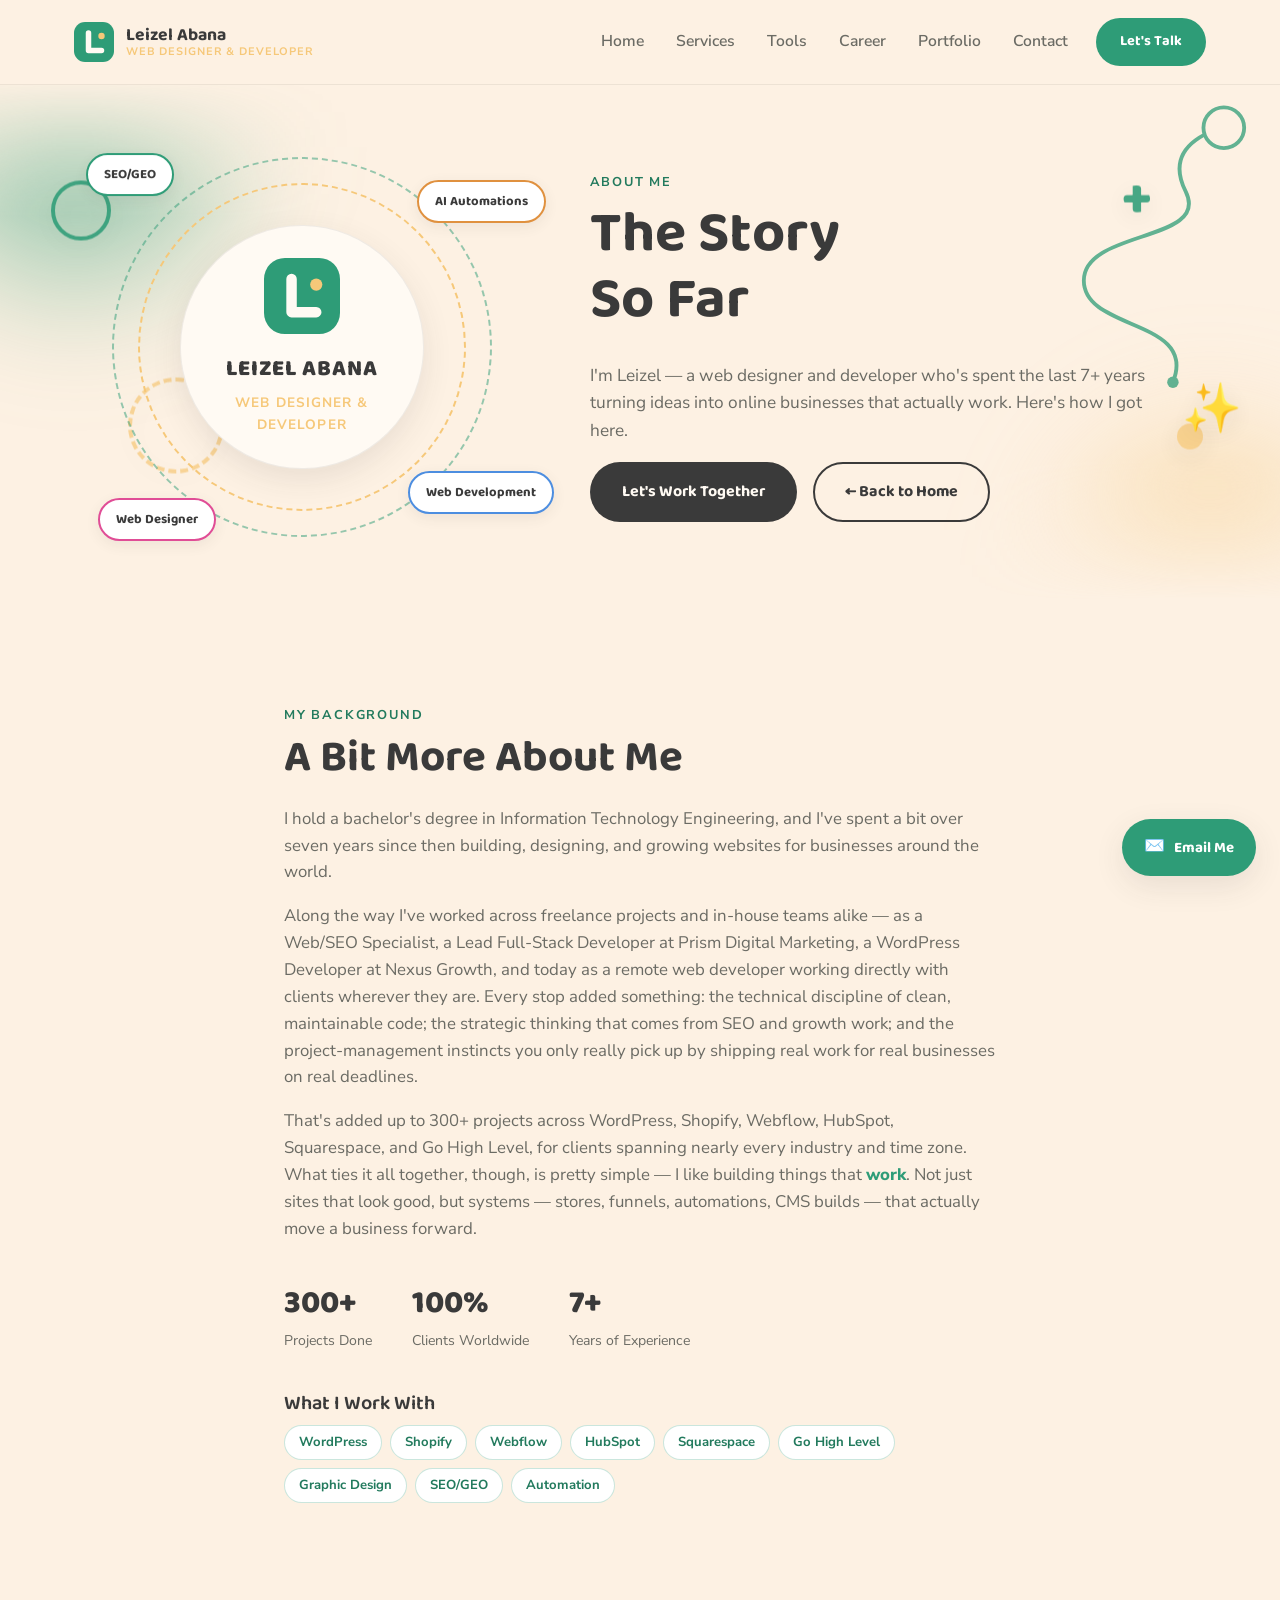
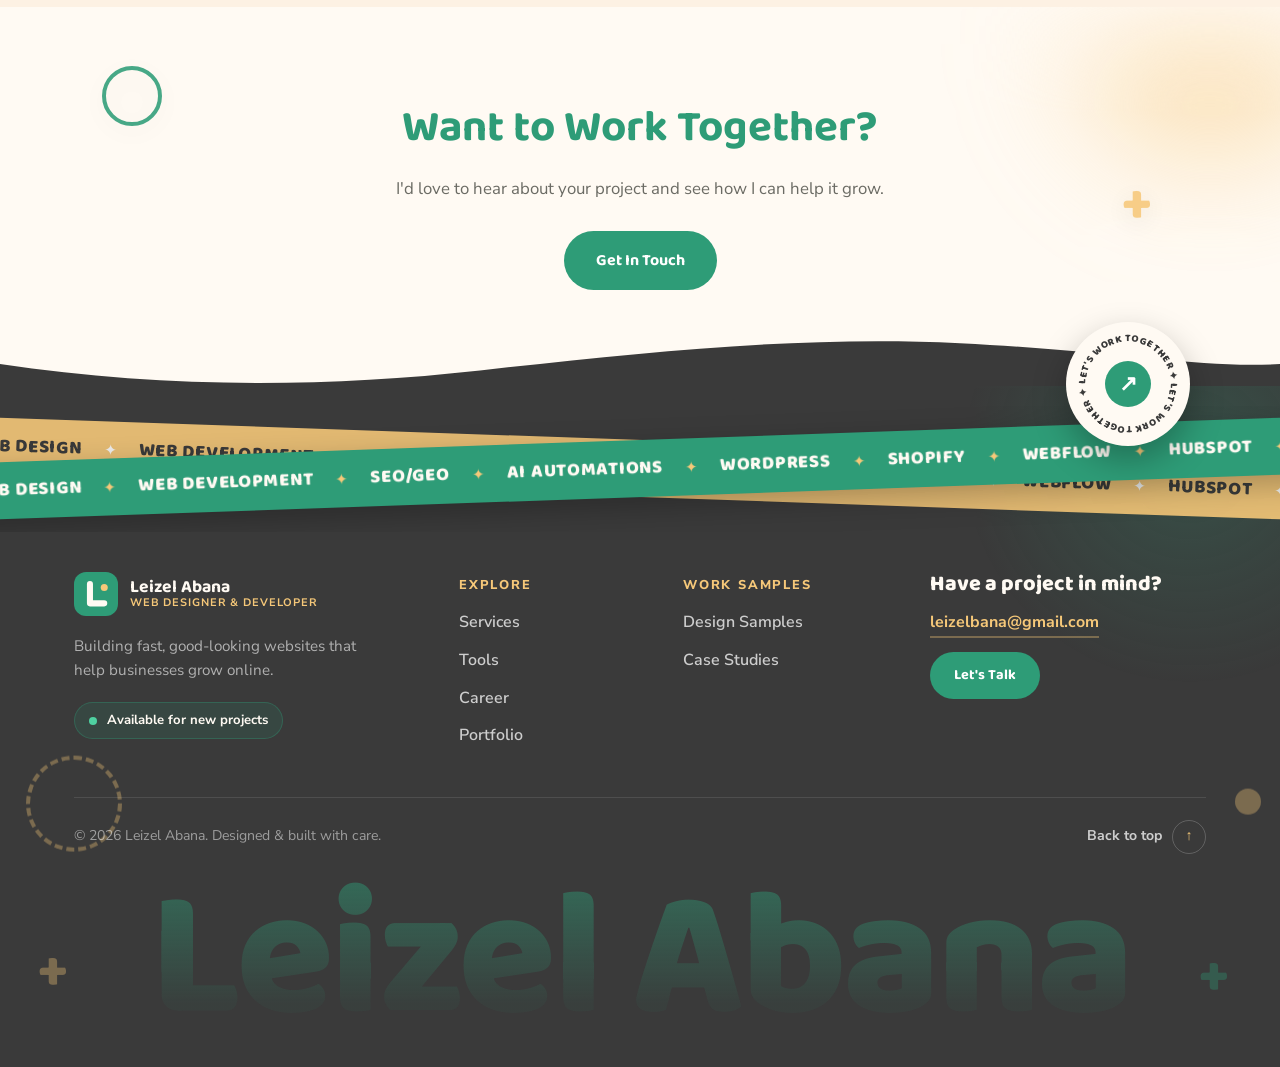
<file: about.html>
<!DOCTYPE html>
<html lang="en">
<head>
<meta charset="UTF-8">
<meta name="viewport" content="width=device-width, initial-scale=1.0">
<title>About — Leizel Abana</title>
<meta name="description" content="The story behind Leizel Abana — a web designer and developer with 7+ years of experience across WordPress, Shopify, Webflow, HubSpot, Squarespace and Go High Level.">
<link rel="icon" href="assets/favicon.svg" type="image/svg+xml">
<link rel="preconnect" href="https://fonts.googleapis.com">
<link rel="preconnect" href="https://fonts.gstatic.com" crossorigin>
<link href="https://fonts.googleapis.com/css2?family=Baloo+2:wght@500;600;700;800&family=Nunito+Sans:wght@400;600;700;800&display=swap" rel="stylesheet">
<link rel="stylesheet" href="css/style.css">
</head>
<body>

<!-- ================= HEADER ================= -->
<header class="site-header" id="top">
  <div class="container header-inner">
    <a href="index.html" class="brand" aria-label="Leizel Abana home">
      <svg class="brand-mark" width="40" height="40" viewBox="0 0 40 40" fill="none" xmlns="http://www.w3.org/2000/svg" aria-hidden="true">
        <rect width="40" height="40" rx="11" fill="var(--green)"/>
        <path d="M14.5 11V28.5H27.5" stroke="var(--cream-soft)" stroke-width="5.5" stroke-linecap="round" stroke-linejoin="round"/>
        <circle cx="27.5" cy="14" r="3.2" fill="var(--tan)"/>
      </svg>
      <span class="brand-text">
        <span class="brand-name">Leizel Abana</span>
        <span class="brand-role">Web Designer &amp; Developer</span>
      </span>
    </a>

    <nav class="site-nav" id="site-nav">
      <a href="index.html#top" class="nav-link">Home</a>
      <a href="index.html#services" class="nav-link">Services</a>
      <a href="index.html#tools" class="nav-link">Tools</a>
      <a href="index.html#career" class="nav-link">Career</a>
      <a href="index.html#portfolio" class="nav-link">Portfolio</a>
      <a href="index.html#contact" class="nav-link">Contact</a>
    </nav>

    <a href="index.html#contact" class="btn btn-primary btn-small header-cta">Let's Talk</a>

    <button class="nav-toggle" id="nav-toggle" aria-label="Toggle navigation" aria-expanded="false">
      <span></span><span></span><span></span>
    </button>
  </div>
</header>

<main>

<!-- ================= ABOUT HERO ================= -->
<section class="hero" id="about-top">
  <div class="blob-layer" aria-hidden="true">
    <div class="blob blob-green" style="width:430px; height:430px; top:-150px; left:-140px;"></div>
    <div class="blob blob-tan" style="width:380px; height:380px; bottom:-160px; right:-120px; animation-delay:2s;"></div>
  </div>
  <div class="floaties" aria-hidden="true">
    <span class="floaty circle-shape" style="top:12%; left:4%; animation-duration:7.8s;"></span>
    <span class="floaty ring-shape" style="bottom:14%; left:10%; animation-duration:9.4s; animation-delay:.5s;"></span>
    <span class="floaty plus-shape green" style="top:10%; right:10%; animation-duration:6.8s; animation-delay:1s;">+</span>
    <span class="floaty dot-shape tan" style="bottom:20%; right:6%; animation-duration:6.4s; animation-delay:.3s;"></span>
    <span class="floaty emoji-shape" style="top:60%; right:3%; animation-duration:7.6s; animation-delay:.8s;">✨</span>
  </div>

  <div class="container hero-inner">
    <div class="hero-badge-wrap" data-animate>
      <div class="hero-orbit">
        <span class="orbit-ring ring-a" aria-hidden="true"></span>
        <span class="orbit-ring ring-b" aria-hidden="true"></span>

        <div class="hero-logo-circle">
          <svg width="76" height="76" viewBox="0 0 40 40" fill="none" xmlns="http://www.w3.org/2000/svg" aria-hidden="true">
            <rect width="40" height="40" rx="11" fill="var(--green)"/>
            <path d="M14.5 11V28.5H27.5" stroke="var(--cream-soft)" stroke-width="5.5" stroke-linecap="round" stroke-linejoin="round"/>
            <circle cx="27.5" cy="14" r="3.2" fill="var(--tan)"/>
          </svg>
          <p class="hero-logo-name">LEIZEL ABANA</p>
          <p class="hero-logo-role">WEB DESIGNER &amp; DEVELOPER</p>
        </div>

        <span class="orbit-badge badge-1" style="--badge-color: var(--green); animation-duration:6.5s;">SEO/GEO</span>
        <span class="orbit-badge badge-2" style="--badge-color: var(--c-shopify); animation-duration:7.4s; animation-delay:.6s;">AI Automations</span>
        <span class="orbit-badge badge-3" style="--badge-color: var(--c-webflow); animation-duration:6.9s; animation-delay:1.1s;">Web Development</span>
        <span class="orbit-badge badge-4" style="--badge-color: var(--c-figma); animation-duration:7.9s; animation-delay:.3s;">Web Designer</span>
      </div>
    </div>

    <div class="hero-copy" data-animate>
      <p class="eyebrow">About Me</p>
      <h1>The Story<br>So Far</h1>
      <p class="hero-text">
        I'm Leizel — a web designer and developer who's spent the last 7+ years
        turning ideas into online businesses that actually work. Here's how I
        got here.
      </p>

      <div class="hero-actions">
        <a href="index.html#contact" class="btn btn-dark">Let's Work Together</a>
        <a href="index.html" class="btn btn-outline">&larr; Back to Home</a>
      </div>
    </div>
  </div>

  <svg class="squiggle squiggle-1" width="240" height="280" viewBox="0 0 180 220" fill="none" xmlns="http://www.w3.org/2000/svg" aria-hidden="true">
    <path d="M170 10C170 10 120 20 140 60C160 100 60 90 60 130C60 170 150 160 130 210" stroke="var(--green)" stroke-width="3" stroke-linecap="round"/>
    <circle cx="170" cy="10" r="16" stroke="var(--green)" stroke-width="3" fill="var(--cream)"/>
    <circle cx="130" cy="210" r="4.5" fill="var(--green)"/>
  </svg>
</section>

<!-- ================= BIO ================= -->
<section class="about-bio">
  <div class="container about-bio-inner">
    <p class="eyebrow" data-animate>My Background</p>
    <h2 data-animate>A Bit More About Me</h2>

    <div class="about-copy" data-animate>
      <p>
        I hold a bachelor's degree in Information Technology Engineering, and I've
        spent a bit over seven years since then building, designing, and growing
        websites for businesses around the world.
      </p>
      <p>
        Along the way I've worked across freelance projects and in-house teams
        alike — as a Web/SEO Specialist, a Lead Full-Stack Developer at Prism
        Digital Marketing, a WordPress Developer at Nexus Growth, and today as a
        remote web developer working directly with clients wherever they are.
        Every stop added something: the technical discipline of clean,
        maintainable code; the strategic thinking that comes from SEO and growth
        work; and the project-management instincts you only really pick up by
        shipping real work for real businesses on real deadlines.
      </p>
      <p>
        That's added up to 300+ projects across WordPress, Shopify, Webflow,
        HubSpot, Squarespace, and Go High Level, for clients spanning nearly
        every industry and time zone. What ties it all together, though, is
        pretty simple — I like building things that <em>work</em>. Not just
        sites that look good, but systems — stores, funnels, automations, CMS
        builds — that actually move a business forward.
      </p>
    </div>

    <div class="hero-stats about-stats" data-animate>
      <div class="stat">
        <span class="stat-num">300+</span>
        <span class="stat-label">Projects Done</span>
      </div>
      <div class="stat">
        <span class="stat-num">100%</span>
        <span class="stat-label">Clients Worldwide</span>
      </div>
      <div class="stat">
        <span class="stat-num">7+</span>
        <span class="stat-label">Years of Experience</span>
      </div>
    </div>

    <h3 class="about-skills-heading" data-animate>What I Work With</h3>
    <div class="chips about-chips" data-animate>
      <span class="chip">WordPress</span>
      <span class="chip">Shopify</span>
      <span class="chip">Webflow</span>
      <span class="chip">HubSpot</span>
      <span class="chip">Squarespace</span>
      <span class="chip">Go High Level</span>
      <span class="chip">Graphic Design</span>
      <span class="chip">SEO/GEO</span>
      <span class="chip">Automation</span>
    </div>
  </div>
</section>

<!-- ================= CLOSING CTA ================= -->
<section class="about-cta">
  <div class="blob-layer" aria-hidden="true">
    <div class="blob blob-tan" style="width:380px; height:380px; top:-130px; right:-120px;"></div>
  </div>
  <div class="floaties" aria-hidden="true">
    <span class="floaty circle-shape" style="top:14%; left:8%; animation-duration:7.4s;"></span>
    <span class="floaty plus-shape" style="bottom:20%; right:10%; animation-duration:6.6s; animation-delay:.7s;">+</span>
  </div>
  <div class="container" style="text-align:center;" data-animate>
    <h2>Want to Work Together?</h2>
    <p class="section-lede" style="margin:0 auto 28px;">
      I'd love to hear about your project and see how I can help it grow.
    </p>
    <a href="index.html#contact" class="btn btn-primary">Get In Touch</a>
  </div>
</section>

</main>

<!-- ================= FOOTER ================= -->
<footer class="site-footer">
  <svg class="footer-wave" viewBox="0 0 1440 70" preserveAspectRatio="none" aria-hidden="true">
    <path d="M0 40C180 70 360 70 540 48C720 26 900 4 1080 14C1260 24 1350 46 1440 40V70H0Z" fill="var(--charcoal)"/>
  </svg>
  <div class="footer-glow" aria-hidden="true"></div>

  <div class="floaties footer-floaties" aria-hidden="true">
    <span class="floaty ring-shape" style="top:52%; left:2%; animation-duration:10s; animation-delay:.4s;"></span>
    <span class="floaty dot-shape tan" style="top:58%; right:1.5%; animation-duration:6.4s; animation-delay:.8s;"></span>
    <span class="floaty plus-shape green" style="bottom:3%; right:4%; animation-duration:7.6s; animation-delay:1.2s;">+</span>
    <span class="floaty plus-shape" style="bottom:4%; left:3%; animation-duration:7s;">+</span>
  </div>

  <a href="index.html#contact" class="footer-sticker" aria-label="Let's work together">
    <svg class="sticker-text" viewBox="0 0 120 120" aria-hidden="true">
      <defs><path id="sticker-circle" d="M60 60m-44 0a44 44 0 1 1 88 0a44 44 0 1 1-88 0"/></defs>
      <text textLength="272" lengthAdjust="spacing"><textPath href="#sticker-circle" textLength="272" lengthAdjust="spacing">LET'S WORK TOGETHER ✦ LET'S WORK TOGETHER ✦</textPath></text>
    </svg>
    <span class="sticker-arrow" aria-hidden="true">&#8599;</span>
  </a>

  <div class="footer-ribbons" aria-hidden="true">
    <div class="ribbon ribbon-back"><div class="ribbon-track"><span>Web Design</span><i>✦</i><span>Web Development</span><i>✦</i><span>SEO/GEO</span><i>✦</i><span>AI Automations</span><i>✦</i><span>WordPress</span><i>✦</i><span>Shopify</span><i>✦</i><span>Webflow</span><i>✦</i><span>HubSpot</span><i>✦</i><span>Web Design</span><i>✦</i><span>Web Development</span><i>✦</i><span>SEO/GEO</span><i>✦</i><span>AI Automations</span><i>✦</i><span>WordPress</span><i>✦</i><span>Shopify</span><i>✦</i><span>Webflow</span><i>✦</i><span>HubSpot</span><i>✦</i></div></div>
    <div class="ribbon ribbon-front"><div class="ribbon-track"><span>Web Design</span><i>✦</i><span>Web Development</span><i>✦</i><span>SEO/GEO</span><i>✦</i><span>AI Automations</span><i>✦</i><span>WordPress</span><i>✦</i><span>Shopify</span><i>✦</i><span>Webflow</span><i>✦</i><span>HubSpot</span><i>✦</i><span>Web Design</span><i>✦</i><span>Web Development</span><i>✦</i><span>SEO/GEO</span><i>✦</i><span>AI Automations</span><i>✦</i><span>WordPress</span><i>✦</i><span>Shopify</span><i>✦</i><span>Webflow</span><i>✦</i><span>HubSpot</span><i>✦</i></div></div>
  </div>

  <div class="container">
    <div class="footer-top">
      <div class="footer-brand">
        <a href="index.html#top" class="brand footer-logo" aria-label="Leizel Abana home">
          <svg class="brand-mark" width="44" height="44" viewBox="0 0 40 40" fill="none" xmlns="http://www.w3.org/2000/svg" aria-hidden="true">
            <rect width="40" height="40" rx="11" fill="var(--green)"/>
            <path d="M14.5 11V28.5H27.5" stroke="var(--cream-soft)" stroke-width="5.5" stroke-linecap="round" stroke-linejoin="round"/>
            <circle cx="27.5" cy="14" r="3.2" fill="var(--tan)"/>
          </svg>
          <span class="brand-text">
            <span class="brand-name">Leizel Abana</span>
            <span class="brand-role">Web Designer &amp; Developer</span>
          </span>
        </a>
        <p class="footer-tagline">Building fast, good-looking websites that help businesses grow online.</p>
        <span class="footer-status"><span class="status-dot" aria-hidden="true"></span>Available for new projects</span>
      </div>

      <nav class="footer-col" aria-label="Footer">
        <h3 class="footer-heading">Explore</h3>
        <ul>
          <li><a href="index.html#services">Services</a></li>
          <li><a href="index.html#tools">Tools</a></li>
          <li><a href="index.html#career">Career</a></li>
          <li><a href="index.html#portfolio">Portfolio</a></li>
        </ul>
      </nav>

      <div class="footer-col">
        <h3 class="footer-heading">Work Samples</h3>
        <ul>
          <li><a href="https://drive.google.com/drive/folders/156oaifrODIMy10VIKrs54-RyGDU5qyAB?usp=sharing" target="_blank" rel="noopener">Design Samples</a></li>
          <li><a href="https://drive.google.com/drive/folders/1CIVgSRgw04p9UQrG7unXK8HfK-vQiAC9?usp=sharing" target="_blank" rel="noopener">Case Studies</a></li>
        </ul>
      </div>

      <div class="footer-cta">
        <h3 class="footer-heading">Have a project in mind?</h3>
        <a href="mailto:leizelbana@gmail.com" class="footer-email">leizelbana@gmail.com</a>
        <a href="index.html#contact" class="btn btn-primary btn-small">Let's Talk</a>
      </div>
    </div>

    <div class="footer-bottom">
      <p>&copy; <span id="year"></span> Leizel Abana. Designed &amp; built with care.</p>
      <a href="#top" class="back-to-top" aria-label="Back to top">
        <span>Back to top</span>
        <span class="back-to-top-icon" aria-hidden="true">&uarr;</span>
      </a>
    </div>
  </div>

  <div class="footer-wordmark" aria-hidden="true"><span>Leizel Abana</span></div>
</footer>

<a href="mailto:leizelbana@gmail.com" class="email-fab" id="email-fab" aria-label="Email Leizel Abana">
  <span aria-hidden="true">✉️</span>
  <span class="email-fab-text">Email Me</span>
</a>

<script src="js/script.js"></script>
</body>
</html>
</file>
<file: css/style.css>
/* ==========================================================================
   Leizel Abana — Portfolio Site
   ========================================================================== */

:root {
  /* This site ships a single light theme only — tell browsers not to
     auto-dark-theme native form controls (buttons), which otherwise
     silently overrides authored colors when the OS/browser is in dark mode. */
  color-scheme: light;

  --cream: #fdf1e3;
  --cream-soft: #fffaf3;
  --tan: #f6c879;
  --tan-soft: #fbdca0;
  --green-soft: #dcefe4;
  --green: #2e9c77;
  --green-dark: #227a5d;
  --charcoal: #3a3a3a;
  --charcoal-soft: #6b6b64;
  --white: #ffffff;

  /* rgb channel triplets for use inside rgba() gradients (blobs, glows) */
  --green-rgb: 46, 156, 119;
  --tan-rgb: 246, 200, 121;

  --radius-lg: 28px;
  --radius-md: 18px;
  --radius-sm: 10px;

  --shadow-sm: 0 4px 14px rgba(58, 58, 58, 0.08);
  --shadow-md: 0 10px 30px rgba(58, 58, 58, 0.10);

  --font-display: "Baloo 2", "Nunito Sans", sans-serif;
  --font-body: "Nunito Sans", sans-serif;

  --header-h: 84px;

  /* Portfolio category accents */
  --c-wordpress: var(--green);
  --c-shopify: #e0913f;
  --c-webflow: #4d8ee0;
  --c-ghl: #e0634d;
  --c-custom: #8a6fe0;
  --c-figma: #e04d96;
}

* { box-sizing: border-box; }

html {
  scroll-behavior: smooth;
  scroll-padding-top: var(--header-h);
}

body {
  margin: 0;
  background: var(--cream);
  color: var(--charcoal);
  font-family: var(--font-body);
  line-height: 1.6;
  -webkit-font-smoothing: antialiased;
}

img { max-width: 100%; display: block; }

h1, h2, h3 {
  font-family: var(--font-display);
  color: var(--charcoal);
  line-height: 1.15;
  margin: 0 0 0.5em;
}

h1 { font-size: clamp(2.2rem, 5vw, 3.6rem); font-weight: 700; }
h2 { font-size: clamp(1.9rem, 4vw, 2.75rem); font-weight: 700; }
h3 { font-size: 1.25rem; font-weight: 600; }

p { margin: 0 0 1em; color: var(--charcoal-soft); }

a { color: inherit; text-decoration: none; }

.container {
  width: 100%;
  max-width: 1180px;
  margin: 0 auto;
  padding: 0 24px;
}

section { padding: 96px 0; position: relative; overflow: hidden; }

.eyebrow {
  text-transform: uppercase;
  letter-spacing: 0.14em;
  font-weight: 700;
  font-size: 0.8rem;
  color: var(--green-dark);
  margin-bottom: 0.6em;
}

.section-lede {
  max-width: 620px;
  font-size: 1.05rem;
}

.accent { color: var(--green); }

/* ---------- Buttons ---------- */
.btn {
  display: inline-flex;
  align-items: center;
  justify-content: center;
  gap: 8px;
  padding: 15px 30px;
  border-radius: 999px;
  font-weight: 700;
  font-family: var(--font-display);
  font-size: 1rem;
  border: 2px solid transparent;
  cursor: pointer;
  transition: transform 0.2s ease, box-shadow 0.2s ease, background 0.2s ease, color 0.2s ease;
  white-space: nowrap;
}
.btn:hover { transform: translateY(-2px); }

.btn-primary { background: var(--green); color: var(--white); }
.btn-primary:hover { background: var(--green-dark); box-shadow: var(--shadow-md); }

.btn-dark { background: var(--charcoal); color: var(--cream-soft); }
.btn-dark:hover { background: #262624; box-shadow: var(--shadow-md); }

.btn-outline { background: transparent; border-color: var(--charcoal); color: var(--charcoal); }
.btn-outline:hover { background: var(--charcoal); color: var(--cream-soft); }

.btn-small { padding: 10px 22px; font-size: 0.9rem; }

/* ==========================================================================
   Header
   ========================================================================== */
.site-header {
  position: sticky;
  top: 0;
  z-index: 100;
  background: rgba(253, 241, 227, 0.88);
  backdrop-filter: blur(10px);
  border-bottom: 1px solid rgba(58, 58, 58, 0.08);
}

.header-inner {
  height: var(--header-h);
  display: flex;
  align-items: center;
  justify-content: space-between;
  gap: 20px;
}

.brand {
  display: flex;
  align-items: center;
  gap: 12px;
  flex-shrink: 0;
}
.brand-mark { flex-shrink: 0; }
.brand-text { display: flex; flex-direction: column; line-height: 1.1; }
.brand-name { font-family: var(--font-display); font-weight: 700; font-size: 1.1rem; }
.brand-role { font-size: 0.68rem; letter-spacing: 0.08em; text-transform: uppercase; color: var(--tan); font-weight: 700; }

.site-nav {
  display: flex;
  align-items: center;
  gap: 32px;
  margin-left: auto;
}
.nav-link {
  font-weight: 600;
  font-size: 0.98rem;
  color: var(--charcoal-soft);
  position: relative;
  padding: 6px 0;
  transition: color 0.2s ease;
}
.nav-link:hover, .nav-link.active { color: var(--charcoal); }
.nav-link.active::after {
  content: "";
  position: absolute;
  left: 0; right: 0; bottom: -2px;
  height: 3px;
  background: var(--green);
  border-radius: 3px;
}

.header-cta { margin-left: 8px; }

.nav-toggle {
  appearance: none;
  -webkit-appearance: none;
  display: none;
  flex-direction: column;
  justify-content: center;
  gap: 5px;
  width: 40px;
  height: 40px;
  background: none;
  border: none;
  cursor: pointer;
  flex-shrink: 0;
}
.nav-toggle span {
  height: 2px;
  background: var(--charcoal);
  border-radius: 2px;
  transition: transform 0.25s ease, opacity 0.25s ease;
}
.nav-toggle.open span:nth-child(1) { transform: translateY(7px) rotate(45deg); }
.nav-toggle.open span:nth-child(2) { opacity: 0; }
.nav-toggle.open span:nth-child(3) { transform: translateY(-7px) rotate(-45deg); }

/* ==========================================================================
   Hero
   ========================================================================== */
.hero { padding-top: 72px; padding-bottom: 72px; }

.hero-inner {
  display: grid;
  grid-template-columns: 0.85fr 1.15fr;
  gap: 60px;
  align-items: center;
}

/* ---------- Hero orbit: round logo with skills floating around it ---------- */
.hero-orbit {
  position: relative;
  width: 380px;
  height: 380px;
  margin: 0 auto;
}

.orbit-ring {
  position: absolute;
  inset: 26px;
  border-radius: 50%;
  border: 2px dashed var(--tan);
  animation: spin 32s linear infinite;
}
.orbit-ring.ring-b {
  inset: 0;
  border-color: var(--green);
  opacity: 0.5;
  animation-duration: 46s;
  animation-direction: reverse;
}
@keyframes spin {
  from { transform: rotate(0deg); }
  to   { transform: rotate(360deg); }
}

.hero-logo-circle {
  position: absolute;
  inset: 68px;
  z-index: 2;
  border-radius: 50%;
  background: var(--cream-soft);
  border: 1px solid rgba(58, 58, 58, 0.08);
  box-shadow: var(--shadow-md);
  display: flex;
  flex-direction: column;
  align-items: center;
  justify-content: center;
  text-align: center;
  padding: 18px;
}
.hero-logo-circle svg { flex-shrink: 0; }

.orbit-badge {
  position: absolute;
  z-index: 3;
  display: inline-flex;
  align-items: center;
  white-space: nowrap;
  background: var(--white);
  border: 2px solid var(--badge-color, var(--green));
  color: var(--charcoal);
  font-family: var(--font-display);
  font-weight: 700;
  font-size: 0.82rem;
  padding: 9px 16px;
  border-radius: 999px;
  box-shadow: var(--shadow-sm);
  animation-name: badgeFloat;
  animation-timing-function: ease-in-out;
  animation-iteration-count: infinite;
  will-change: transform;
}
@keyframes badgeFloat {
  0%, 100% { transform: translate(0, 0); }
  50%      { transform: translate(6px, -10px); }
}

.orbit-badge.badge-1 { top: -4px;    left: -26px; }
.orbit-badge.badge-2 { top: 6%;      right: -54px; }
.orbit-badge.badge-3 { bottom: 6%;   right: -62px; }
.orbit-badge.badge-4 { bottom: -4px; left: -14px; }

@media (max-width: 900px) {
  .hero-orbit { width: 320px; height: 320px; }
  .orbit-badge.badge-2 { right: -20px; }
  .orbit-badge.badge-3 { right: -26px; }
}
@media (max-width: 480px) {
  .hero-orbit { width: 280px; height: 280px; }
  .hero-logo-circle { inset: 54px; padding: 12px; }
  .hero-logo-circle svg { width: 52px; height: 52px; }
  .orbit-badge { font-size: 0.72rem; padding: 7px 12px; }
  .orbit-badge.badge-1 { left: -10px; }
  .orbit-badge.badge-2 { right: -10px; }
  .orbit-badge.badge-3 { right: -14px; }
  .orbit-badge.badge-4 { left: -4px; }
}

.hero-logo-name {
  font-family: var(--font-display);
  font-weight: 800;
  font-size: 1.4rem;
  letter-spacing: 0.04em;
  color: var(--charcoal);
  margin: 18px 0 4px;
}
.hero-logo-role {
  font-weight: 700;
  letter-spacing: 0.08em;
  font-size: 0.85rem;
  color: var(--tan);
  text-transform: uppercase;
  margin: 0;
}

.hero-text { max-width: 560px; font-size: 1.08rem; }

.hero-stats {
  display: flex;
  gap: 40px;
  margin: 32px 0;
  flex-wrap: wrap;
}
.stat { display: flex; flex-direction: column; }
.stat-num { font-family: var(--font-display); font-weight: 800; font-size: 2rem; color: var(--charcoal); }
.stat-label { font-size: 0.88rem; color: var(--charcoal-soft); }

.hero-actions { display: flex; gap: 16px; flex-wrap: wrap; margin-top: 8px; }

.squiggle { position: absolute; opacity: 0.75; pointer-events: none; z-index: 0; overflow: visible; }
.squiggle-1 { top: 30px; right: 3%; }
.squiggle-2 { bottom: 80px; left: 3%; }
.squiggle-3 { top: 10%; left: 1%; }
.squiggle-4 { bottom: 5%; right: 2%; }

@media (max-width: 900px) {
  .squiggle-3, .squiggle-4 { display: none; }
}

/* ==========================================================================
   Floating decorative shapes
   ========================================================================== */
@keyframes drift {
  0%   { transform: translate(0, 0) rotate(0deg); }
  33%  { transform: translate(8px, -16px) rotate(7deg); }
  66%  { transform: translate(-10px, -6px) rotate(-6deg); }
  100% { transform: translate(0, 0) rotate(0deg); }
}

.floaties {
  position: absolute;
  /* inset from the section edges so drifting shapes never get sliced */
  inset: 64px 0;
  pointer-events: none;
  z-index: 0;
}

.floaty {
  position: absolute;
  opacity: 0.88;
  animation-name: drift;
  animation-timing-function: ease-in-out;
  animation-iteration-count: infinite;
  will-change: transform;
  filter: drop-shadow(0 6px 14px rgba(58, 58, 58, 0.10));
}

.floaty.circle-shape {
  width: 60px;
  height: 60px;
  border-radius: 50%;
  border: 4px solid var(--green);
}
.floaty.circle-shape.small { width: 30px; height: 30px; border-width: 3px; }
.floaty.ring-shape {
  width: 96px;
  height: 96px;
  border-radius: 50%;
  border: 4px dashed var(--tan);
  opacity: 0.72;
}
.floaty.square-shape {
  width: 46px;
  height: 46px;
  border: 4px solid var(--tan);
  border-radius: 10px;
  transform: rotate(12deg);
}
.floaty.dot-shape {
  width: 26px;
  height: 26px;
  border-radius: 50%;
  background: var(--green);
  opacity: 0.75;
}
.floaty.dot-shape.tan { background: var(--tan); }
.floaty.plus-shape {
  font-family: var(--font-display);
  font-size: 3.4rem;
  font-weight: 800;
  color: var(--tan);
  line-height: 1;
}
.floaty.plus-shape.green { color: var(--green); }
.floaty.emoji-shape {
  font-size: 3rem;
  filter: saturate(1.1) drop-shadow(0 6px 14px rgba(58, 58, 58, 0.12));
}

/* content sits above the ambient floaties / blobs / waves layers */
.container { position: relative; z-index: 1; }

@media (max-width: 760px) {
  .floaties { display: none; }
}

/* ==========================================================================
   Soft gradient blobs — ambient color wash behind each section
   ========================================================================== */
.blob-layer {
  position: absolute;
  inset: 0;
  overflow: hidden;
  /* fade out near section edges so blobs never leave a hard seam */
  -webkit-mask-image: linear-gradient(to bottom, transparent, #000 140px, #000 calc(100% - 140px), transparent);
  mask-image: linear-gradient(to bottom, transparent, #000 140px, #000 calc(100% - 140px), transparent);
  pointer-events: none;
  z-index: 0;
}
.blob {
  position: absolute;
  border-radius: 50%;
  filter: blur(50px);
  animation: blobPulse 12s ease-in-out infinite;
  will-change: transform;
}
.blob.blob-green {
  background: radial-gradient(circle, rgba(var(--green-rgb), 0.65), rgba(var(--green-rgb), 0) 70%);
}
.blob.blob-tan {
  background: radial-gradient(circle, rgba(var(--tan-rgb), 0.7), rgba(var(--tan-rgb), 0) 70%);
}

@keyframes blobPulse {
  0%, 100% { transform: scale(1) translate(0, 0); }
  50%      { transform: scale(1.22) translate(18px, -16px); }
}

@media (max-width: 640px) {
  .blob-layer { display: none; }
}

/* ==========================================================================
   Wave dividers — soft curved seams between sections
   ========================================================================== */
.wave-divider {
  position: absolute;
  left: 0;
  right: 0;
  bottom: -1px;
  width: 100%;
  height: 90px;
  display: block;
  z-index: 0;
  pointer-events: none;
}

/* ==========================================================================
   Metrics marquee — continuously scrolling, no manual controls
   ========================================================================== */
.metrics { padding: 44px 0; background: var(--cream-soft); overflow: hidden; }

.metrics-marquee {
  position: relative;
  width: 100%;
  overflow: hidden;
  -webkit-mask-image: linear-gradient(to right, transparent, black 6%, black 94%, transparent);
  mask-image: linear-gradient(to right, transparent, black 6%, black 94%, transparent);
}

.metrics-track {
  display: flex;
  width: max-content;
  animation: metricsScroll 30s linear infinite;
}
.metrics-marquee:hover .metrics-track { animation-play-state: paused; }

@keyframes metricsScroll {
  from { transform: translateX(0); }
  to   { transform: translateX(-50%); }
}

.metrics-item {
  display: flex;
  flex-direction: column;
  align-items: center;
  justify-content: center;
  text-align: center;
  flex-shrink: 0;
  padding: 0 48px;
  border-right: 2px dashed rgba(58, 58, 58, 0.14);
}
.metrics-item:last-child { border-right: none; }

.metrics-num { font-family: var(--font-display); font-weight: 800; font-size: 2.6rem; color: var(--green); line-height: 1; white-space: nowrap; }
.metrics-label { font-size: 0.92rem; font-weight: 700; color: var(--charcoal-soft); margin-top: 8px; white-space: nowrap; }

@media (prefers-reduced-motion: reduce) {
  .metrics-track { animation: none; }
}

@media (max-width: 560px) {
  .metrics-num { font-size: 2.1rem; }
  .metrics-item { padding: 0 32px; }
}

/* ==========================================================================
   Services
   ========================================================================== */
.services-grid {
  display: grid;
  grid-template-columns: repeat(auto-fit, minmax(280px, 1fr));
  gap: 24px;
  margin-top: 40px;
}

.service-card {
  /* Each card carries its own --cat-color (set inline, matching that
     platform's real brand color) so the tint always matches its icon. */
  background: color-mix(in srgb, var(--cat-color, var(--tan)) 10%, white);
  border-radius: var(--radius-md);
  border: 2px solid transparent;
  padding: 32px 28px;
  transition: transform 0.25s ease, box-shadow 0.25s ease, border-color 0.25s ease;
}
.service-card:hover {
  transform: translateY(-6px);
  box-shadow: var(--shadow-md);
  border-color: color-mix(in srgb, var(--cat-color, var(--tan)) 55%, transparent);
}
.service-icon {
  display: inline-flex;
  align-items: center;
  justify-content: center;
  width: 56px;
  height: 56px;
  border-radius: 50%;
  background: color-mix(in srgb, var(--cat-color, var(--tan)) 20%, white);
  font-size: 1.7rem;
  margin-bottom: 16px;
  line-height: 1;
}
.service-icon .icon-logo { display: none; width: 1.7rem; height: 1.7rem; object-fit: contain; }
.service-card h3 { margin-bottom: 10px; }
.service-card p { margin-bottom: 0; font-size: 0.96rem; }

/* ==========================================================================
   Tools
   ========================================================================== */
.tools { background: var(--cream-soft); }

.tools-grid {
  display: grid;
  grid-template-columns: repeat(auto-fit, minmax(300px, 1fr));
  gap: 24px;
  margin-top: 40px;
}

.tool-card {
  background: var(--green-soft);
  border-radius: var(--radius-md);
  padding: 26px 26px 22px;
}
.tool-card h3 { font-size: 1.05rem; margin-bottom: 16px; }

.chips { display: flex; flex-wrap: wrap; gap: 8px; }
.chip {
  display: inline-flex;
  align-items: center;
  background: var(--white);
  color: var(--green-dark);
  border: 1px solid rgba(46, 156, 119, 0.25);
  font-size: 0.82rem;
  font-weight: 700;
  padding: 6px 14px;
  border-radius: 999px;
}
.chip-icon { width: 14px; height: 14px; object-fit: contain; margin-right: 6px; flex-shrink: 0; }

/* ==========================================================================
   Career roadmap — criss-cross timeline with a scroll-drawn connector
   ========================================================================== */
.roadmap {
  position: relative;
  max-width: 760px;
  margin: 56px auto 40px;
}

.roadmap-line {
  position: absolute;
  top: 0;
  left: 50%;
  transform: translateX(-50%);
  width: 80px;
  height: 100%;
  z-index: 0;
  overflow: visible;
}
.roadmap-line path {
  opacity: 0;
  transition: opacity 0.4s ease, stroke-dashoffset 0.7s ease;
}
.roadmap-line path.ready { opacity: 1; }

.roadmap-item {
  position: relative;
  width: calc(50% - 40px);
  margin-bottom: 44px;
  z-index: 1;
}
.roadmap-item:last-child { margin-bottom: 0; }
.roadmap-item.roadmap-left { margin-right: auto; }
.roadmap-item.roadmap-right { margin-left: auto; }

.roadmap-dot {
  position: absolute;
  top: 50%;
  transform: translateY(-50%);
  width: 22px;
  height: 22px;
  border-radius: 50%;
  background: var(--dot-color, var(--green));
  border: 4px solid var(--cream);
  box-shadow: 0 0 0 2px var(--dot-color, var(--green));
  z-index: 2;
  transition: box-shadow 0.35s ease, transform 0.35s ease;
}
/* dot centres sit 24px either side of the middle; the connector is drawn through them */
.roadmap-left .roadmap-dot { right: -27px; }
.roadmap-right .roadmap-dot { left: -27px; }
.roadmap-dot.lit {
  transform: translateY(-50%) scale(1.2);
  box-shadow: 0 0 0 2px var(--dot-color, var(--green)),
    0 0 16px 4px color-mix(in srgb, var(--dot-color, var(--green)) 55%, transparent);
}

.roadmap .timeline-content {
  background: var(--white);
  border-radius: var(--radius-md);
  padding: 20px 26px;
  box-shadow: var(--shadow-sm);
  transition: transform 0.25s ease, box-shadow 0.25s ease;
}
.roadmap-item:hover .timeline-content { box-shadow: var(--shadow-md); }
.roadmap-left:hover .timeline-content { transform: translateX(-4px); }
.roadmap-right:hover .timeline-content { transform: translateX(4px); }

.timeline-dates {
  display: inline-block;
  background: var(--tan-soft);
  color: var(--green-dark);
  font-weight: 800;
  font-size: 0.78rem;
  letter-spacing: 0.03em;
  padding: 4px 13px;
  border-radius: 999px;
  margin-bottom: 10px;
}
.timeline-content h3 { margin-bottom: 4px; }
.timeline-company { color: var(--charcoal-soft); font-weight: 700; margin-bottom: 0; }

.timeline-cta {
  display: flex;
  width: fit-content;
  margin: 8px auto 0;
}

/* Below ~700px the criss-cross collapses to a single straight dashed line —
   more readable at narrow widths than a cramped zig-zag. */
@media (max-width: 700px) {
  .roadmap { padding-left: 44px; max-width: none; }
  .roadmap-line { display: none; }
  .roadmap::before {
    content: "";
    position: absolute;
    left: 9.5px; /* centres the 3px line on the 22px dots */
    top: var(--line-top, 6px);
    bottom: var(--line-bottom, 6px);
    border-left: 3px dashed var(--tan);
  }
  .roadmap-item,
  .roadmap-item.roadmap-left,
  .roadmap-item.roadmap-right {
    width: 100%;
    margin-left: 0;
    margin-right: 0;
  }
  .roadmap-left .roadmap-dot,
  .roadmap-right .roadmap-dot {
    left: -44px;
    right: auto;
  }
}

@media (max-width: 480px) {
  .roadmap { padding-left: 36px; }
  .roadmap::before { left: 7.5px; }
  .roadmap-left .roadmap-dot,
  .roadmap-right .roadmap-dot { left: -36px; width: 18px; height: 18px; }
  .roadmap .timeline-content { padding: 16px 20px; }
}

/* ==========================================================================
   Portfolio
   ========================================================================== */
.filter-bar {
  display: flex;
  flex-wrap: wrap;
  gap: 10px;
  margin: 36px 0 18px;
}
/*
  .filter-btn is a real <button> — some browsers force their own native
  theming onto a button's own color/background (most visible when the OS
  is in dark mode), silently overriding authored styles. So the button
  itself stays bare and unstyled; every themed style below lives on the
  inner .pill <span> instead, which paints exactly as authored.
*/
.filter-btn {
  appearance: none;
  -webkit-appearance: none;
  background: none;
  border: none;
  padding: 0;
  margin: 0;
  cursor: pointer;
  font: inherit;
}
.pill {
  display: inline-flex;
  align-items: center;
  gap: 8px;
  background: var(--white);
  border: 2px solid var(--cat-color, var(--tan));
  color: var(--charcoal);
  font-family: var(--font-body);
  font-weight: 700;
  font-size: 0.9rem;
  padding: 9px 18px 9px 14px;
  border-radius: 999px;
  transition: transform 0.2s ease, background 0.2s ease, color 0.2s ease, box-shadow 0.2s ease;
}
.filter-icon { font-size: 1rem; line-height: 1; }
.filter-count {
  background: rgba(58, 58, 58, 0.08);
  color: var(--charcoal-soft);
  font-size: 0.72rem;
  min-width: 20px;
  text-align: center;
  padding: 2px 7px;
  border-radius: 999px;
  font-weight: 800;
}
.filter-btn:hover .pill { transform: translateY(-2px); box-shadow: var(--shadow-sm); }
.filter-btn.active .pill {
  background: var(--cat-color, var(--green));
  border-color: var(--cat-color, var(--green));
  color: var(--white);
}
.filter-btn.active .pill .filter-count { background: rgba(255, 255, 255, 0.25); color: var(--white); }

.results-count {
  font-size: 0.85rem;
  color: var(--charcoal-soft);
  font-weight: 700;
  margin: 0 0 28px;
}

.portfolio-grid {
  display: grid;
  grid-template-columns: repeat(auto-fill, minmax(260px, 1fr));
  grid-auto-flow: dense;
  gap: 22px;
}

.port-card {
  position: relative;
  overflow: hidden;
  background: var(--white);
  border-radius: var(--radius-md);
  border: 2px solid transparent;
  padding-bottom: 20px;
  transition: transform 0.3s cubic-bezier(.22,1,.36,1), box-shadow 0.3s ease, border-color 0.3s ease;
  display: flex;
  flex-direction: column;
  min-height: 190px;
}
.port-card:hover {
  transform: translateY(-6px) rotate(-0.4deg);
  box-shadow: var(--shadow-md);
  border-color: var(--cat-color, var(--green));
}
.port-card:hover .port-bg-icon { opacity: 0.16; transform: rotate(-4deg) scale(1.08); }

.port-card--wide { grid-column: span 2; }
@media (max-width: 640px) {
  .port-card--wide { grid-column: span 1; }
}

.port-bg-icon {
  position: absolute;
  top: -8px;
  right: -6px;
  font-size: 4.5rem;
  opacity: 0.08;
  transform: rotate(-10deg);
  pointer-events: none;
  line-height: 1;
  transition: transform 0.3s ease, opacity 0.3s ease;
}

.port-chrome {
  position: relative;
  z-index: 1;
  display: flex;
  align-items: center;
  gap: 5px;
  background: var(--cream-soft);
  border-bottom: 1px solid rgba(58, 58, 58, 0.06);
  padding: 12px 16px;
}
.chrome-dot { width: 8px; height: 8px; border-radius: 50%; flex-shrink: 0; }
.dot-r { background: #ec6a5e; }
.dot-y { background: #f4bf50; }
.dot-g { background: #61c554; }
.chrome-url {
  margin-left: 8px;
  font-size: 0.72rem;
  color: var(--charcoal-soft);
  background: var(--white);
  padding: 3px 10px;
  border-radius: 999px;
  border: 1px solid rgba(58, 58, 58, 0.06);
  overflow: hidden;
  text-overflow: ellipsis;
  white-space: nowrap;
}

.port-body {
  position: relative;
  z-index: 1;
  padding: 18px 22px 0;
  display: flex;
  flex-direction: column;
  flex: 1;
}
.port-tag {
  align-self: flex-start;
  background: var(--tan-soft);
  background: color-mix(in srgb, var(--cat-color, var(--green)) 16%, white);
  color: var(--cat-color, var(--green-dark));
  font-size: 0.7rem;
  font-weight: 800;
  letter-spacing: 0.04em;
  text-transform: uppercase;
  padding: 5px 12px;
  border-radius: 999px;
  margin-bottom: 14px;
}
.port-card h3 { font-size: 1.05rem; margin-bottom: auto; padding-bottom: 14px; }
.port-link { font-size: 0.86rem; font-weight: 700; color: var(--cat-color, var(--green-dark)); }

.port-card.hidden { display: none; }

@keyframes cardPop {
  from { opacity: 0; transform: translateY(16px) scale(0.94); }
  to   { opacity: 1; transform: none; }
}
.port-card.pop { animation: cardPop 0.5s cubic-bezier(.22,1,.36,1) both; }

/* ==========================================================================
   Contact
   ========================================================================== */
.contact-inner {
  display: grid;
  grid-template-columns: 1.1fr 0.9fr;
  gap: 60px;
  align-items: center;
}

.contact-copy h2 { color: var(--green); }

.contact-card {
  background: var(--cream-soft);
  border: 1px solid rgba(58,58,58,0.08);
  border-radius: var(--radius-lg);
  padding: 44px 36px;
  text-align: center;
  box-shadow: var(--shadow-sm);
}

.contact-links {
  list-style: none;
  margin: 28px 0 0;
  padding: 0;
  text-align: left;
  display: inline-flex;
  flex-direction: column;
  gap: 14px;
}
.contact-links li { display: flex; align-items: center; gap: 12px; font-weight: 700; }
.contact-links a { transition: color 0.2s ease; }
.contact-links a:hover { color: var(--green-dark); }

/* ==========================================================================
   About page
   ========================================================================== */
.about-bio-inner { max-width: 760px; margin: 0 auto; }

.about-copy p { font-size: 1.05rem; }
.about-copy em { color: var(--green); font-style: normal; font-weight: 800; }

.about-stats { margin: 36px 0 40px; }

.about-skills-heading { margin-top: 8px; }
.about-chips { margin-bottom: 8px; }

.about-cta { background: var(--cream-soft); text-align: center; }
.about-cta h2 { color: var(--green); }

/* ==========================================================================
   Floating "Email Me" button
   ========================================================================== */
.email-fab {
  position: fixed;
  right: 24px;
  bottom: 24px;
  z-index: 200;
  display: inline-flex;
  align-items: center;
  gap: 9px;
  background: var(--green);
  color: var(--white);
  font-family: var(--font-display);
  font-weight: 700;
  font-size: 0.94rem;
  padding: 15px 22px;
  border-radius: 999px;
  box-shadow: var(--shadow-md);
  transition: transform 0.25s ease, background 0.2s ease, box-shadow 0.25s ease, opacity 0.25s ease;
}
.email-fab span:first-child { font-size: 1.05rem; }
.email-fab:hover {
  background: var(--green-dark);
  transform: translateY(-3px);
  box-shadow: 0 16px 34px rgba(58, 58, 58, 0.2);
}
.email-fab.is-hidden {
  opacity: 0;
  pointer-events: none;
  transform: translateY(12px);
}

@media (max-width: 560px) {
  .email-fab { right: 16px; bottom: 16px; padding: 14px; }
  .email-fab-text { display: none; }
}

/* ==========================================================================
   Footer
   ========================================================================== */
.site-footer {
  position: relative;
  background: var(--charcoal);
  color: rgba(255,255,255,0.7);
  padding: 20px 0 0;
}

/* Curved seam that rises out of the section above */
.footer-wave {
  position: absolute;
  left: 0;
  right: 0;
  top: 0;
  width: 100%;
  height: 56px;
  transform: translateY(calc(-100% + 2px));
  display: block;
  pointer-events: none;
}
/* Soft green glow, clipped to the footer so it never causes side-scroll */
.footer-glow {
  position: absolute;
  inset: 0;
  overflow: hidden;
  pointer-events: none;
}
.footer-glow::before {
  content: "";
  position: absolute;
  width: 460px;
  height: 460px;
  right: -140px;
  top: -160px;
  border-radius: 50%;
  background: radial-gradient(circle, rgba(var(--green-rgb), 0.22), transparent 70%);
}

.footer-top {
  position: relative;
  display: grid;
  grid-template-columns: 1.5fr 0.8fr 0.9fr 1.2fr;
  gap: 40px;
  padding-bottom: 48px;
}

.footer-logo .brand-name { color: var(--cream-soft); }
.footer-tagline { color: rgba(255,255,255,0.6); font-size: 0.95rem; max-width: 300px; margin: 18px 0 20px; }

.footer-status {
  display: inline-flex;
  align-items: center;
  gap: 10px;
  padding: 7px 14px;
  border-radius: 999px;
  background: rgba(var(--green-rgb), 0.14);
  border: 1px solid rgba(var(--green-rgb), 0.35);
  color: var(--cream-soft);
  font-size: 0.82rem;
  font-weight: 700;
}
.status-dot {
  width: 8px;
  height: 8px;
  border-radius: 50%;
  background: #4fd1a1;
  box-shadow: 0 0 0 0 rgba(79, 209, 161, 0.6);
  animation: statusPulse 2.2s ease-out infinite;
}
@keyframes statusPulse {
  0%   { box-shadow: 0 0 0 0 rgba(79, 209, 161, 0.6); }
  70%  { box-shadow: 0 0 0 8px rgba(79, 209, 161, 0); }
  100% { box-shadow: 0 0 0 0 rgba(79, 209, 161, 0); }
}

.footer-heading {
  font-size: 0.8rem;
  font-family: var(--font-body);
  font-weight: 800;
  letter-spacing: 0.14em;
  text-transform: uppercase;
  color: var(--tan);
  margin: 6px 0 18px;
}
.footer-col ul { list-style: none; margin: 0; padding: 0; display: grid; gap: 12px; }
.footer-col a {
  position: relative;
  color: rgba(255,255,255,0.75);
  font-weight: 600;
  transition: color 0.2s ease, padding-left 0.2s ease;
}
.footer-col a::before {
  content: "";
  position: absolute;
  left: 0;
  top: 50%;
  width: 0;
  height: 2px;
  background: var(--green);
  transition: width 0.2s ease;
}
.footer-col a:hover { color: var(--white); padding-left: 16px; }
.footer-col a:hover::before { width: 10px; }

.footer-cta { display: flex; flex-direction: column; align-items: flex-start; gap: 14px; }
.footer-cta .footer-heading {
  font-family: var(--font-display);
  font-size: 1.35rem;
  letter-spacing: 0;
  text-transform: none;
  color: var(--cream-soft);
  margin: 0;
}
.footer-email {
  color: var(--tan);
  font-weight: 700;
  border-bottom: 2px solid rgba(var(--tan-rgb), 0.35);
  transition: border-color 0.2s ease, color 0.2s ease;
}
.footer-email:hover { color: var(--tan-soft); border-color: var(--tan); }

.footer-bottom {
  position: relative;
  display: flex;
  justify-content: space-between;
  align-items: center;
  flex-wrap: wrap;
  gap: 12px;
  padding: 22px 0;
  border-top: 1px solid rgba(255,255,255,0.1);
}
.footer-bottom p { color: rgba(255,255,255,0.5); margin: 0; font-size: 0.88rem; }

.back-to-top {
  display: inline-flex;
  align-items: center;
  gap: 10px;
  font-size: 0.88rem;
  font-weight: 700;
  color: rgba(255,255,255,0.75);
  transition: color 0.2s ease;
}
.back-to-top-icon {
  display: grid;
  place-items: center;
  width: 34px;
  height: 34px;
  border-radius: 50%;
  border: 1px solid rgba(255,255,255,0.2);
  color: var(--tan);
  transition: transform 0.2s ease, background 0.2s ease, border-color 0.2s ease, color 0.2s ease;
}
.back-to-top:hover { color: var(--white); }
.back-to-top:hover .back-to-top-icon {
  transform: translateY(-3px);
  background: var(--green);
  border-color: var(--green);
  color: var(--white);
}

@media (max-width: 900px) {
  .footer-top { grid-template-columns: 1fr 1fr; }
  .footer-brand, .footer-cta { grid-column: 1 / -1; }
}
/* ---------- Crossed scrolling ribbons ---------- */
.footer-ribbons {
  position: relative;
  z-index: 1;
  display: grid;
  overflow: hidden;
  padding: 34px 0;
  margin-bottom: 40px;
}
.ribbon {
  grid-area: 1 / 1;
  margin: 0 -4%;
  padding: 14px 0;
  overflow: hidden;
}
.ribbon-front {
  background: var(--green);
  transform: rotate(-2deg);
  box-shadow: 0 10px 30px rgba(0, 0, 0, 0.25);
}
.ribbon-back {
  background: var(--tan);
  transform: rotate(2deg);
  opacity: 0.9;
}
.ribbon-track {
  display: flex;
  align-items: center;
  width: max-content;
  animation: metricsScroll 38s linear infinite;
}
.ribbon-back .ribbon-track { animation-direction: reverse; animation-duration: 46s; }
.ribbon-track span {
  font-family: var(--font-display);
  font-weight: 800;
  font-size: 1.15rem;
  letter-spacing: 0.04em;
  text-transform: uppercase;
  white-space: nowrap;
  padding: 0 22px;
}
.ribbon-track i { font-style: normal; font-size: 0.95rem; }
.ribbon-front span { color: var(--cream-soft); }
.ribbon-front i { color: var(--tan); }
.ribbon-back span { color: var(--charcoal); }
.ribbon-back i { color: var(--white); }

/* ---------- Spinning "let's work together" sticker ---------- */
.footer-sticker {
  position: absolute;
  z-index: 3;
  right: 7%;
  top: -64px;
  width: 124px;
  height: 124px;
  border-radius: 50%;
  background: var(--cream-soft);
  box-shadow: 0 14px 34px rgba(0, 0, 0, 0.28);
  display: grid;
  place-items: center;
  transition: transform 0.3s ease;
}
.footer-sticker:hover { transform: scale(1.08) rotate(-6deg); }
.sticker-text {
  position: absolute;
  inset: 4px;
  width: calc(100% - 8px);
  height: calc(100% - 8px);
  animation: spin 14s linear infinite;
}
.sticker-text text {
  fill: var(--charcoal);
  font-family: var(--font-display);
  font-weight: 800;
  font-size: 10.5px;
  letter-spacing: 0.06em;
}
.sticker-arrow {
  display: grid;
  place-items: center;
  width: 46px;
  height: 46px;
  border-radius: 50%;
  background: var(--green);
  color: var(--white);
  font-size: 1.4rem;
  font-weight: 800;
  transition: background 0.2s ease, transform 0.3s ease;
}
.footer-sticker:hover .sticker-arrow { background: var(--green-dark); transform: rotate(45deg); }

/* ---------- Floaties on dark ---------- */
.footer-floaties { overflow: hidden; }
.footer-floaties .floaty { opacity: 0.35; filter: none; }

/* ---------- Oversized wordmark peeking from the bottom ---------- */
.footer-wordmark {
  position: relative;
  overflow: hidden;
  padding: 0 0 0.12em;
  font-family: var(--font-display);
  font-weight: 800;
  font-size: clamp(3.2rem, 14vw, 13rem);
  line-height: 0.95;
  text-align: center;
  white-space: nowrap;
  letter-spacing: -0.02em;
  user-select: none;
}
.footer-wordmark span {
  display: block;
  background: linear-gradient(180deg, rgba(var(--green-rgb), 0.5) 0%, rgba(var(--green-rgb), 0.06) 75%);
  -webkit-background-clip: text;
  background-clip: text;
  color: transparent;
}

@media (prefers-reduced-motion: reduce) {
  .ribbon-track, .sticker-text, .footer-floaties .floaty, .status-dot { animation: none; }
}

@media (max-width: 760px) {
  .footer-sticker { width: 96px; height: 96px; top: -52px; right: 16px; }
  .sticker-arrow { width: 36px; height: 36px; font-size: 1.1rem; }
  .ribbon-track span { font-size: 0.95rem; padding: 0 16px; }
  .footer-ribbons { padding: 26px 0; margin-bottom: 28px; }
}

@media (max-width: 480px) {
  .site-footer { padding-top: 12px; }
  .footer-top { gap: 32px; }
  .footer-bottom { flex-direction: column-reverse; align-items: flex-start; }
  .site-footer { padding-bottom: 72px; }
}

/* ==========================================================================
   Scroll-reveal animation
   ========================================================================== */
[data-animate] {
  opacity: 0;
  transform: translateY(18px);
  transition: opacity 0.6s ease, transform 0.6s ease;
}
[data-animate].in-view { opacity: 1; transform: translateY(0); }

/* ==========================================================================
   Responsive
   ========================================================================== */
@media (max-width: 900px) {
  .hero-inner { grid-template-columns: 1fr; }
  .hero-badge-wrap { max-width: 320px; margin: 0 auto; }
  .contact-inner { grid-template-columns: 1fr; }
  .contact-card { order: -1; }
}

@media (max-width: 760px) {
  section { padding: 64px 0; }

  .site-nav {
    position: fixed;
    top: var(--header-h);
    left: 0;
    right: 0;
    background: var(--cream-soft);
    flex-direction: column;
    align-items: flex-start;
    gap: 4px;
    padding: 16px 24px 24px;
    border-bottom: 1px solid rgba(58,58,58,0.08);
    transform: translateY(-140%);
    opacity: 0;
    transition: transform 0.3s ease, opacity 0.3s ease;
  }
  .site-nav.open { transform: translateY(0); opacity: 1; }
  .nav-link { width: 100%; padding: 10px 0; }

  .header-cta { display: none; }
  .nav-toggle { display: flex; }

  .hero-stats { gap: 28px; }
  .squiggle { display: none; }
}

@media (max-width: 480px) {
  .container { padding: 0 18px; }
  .hero-actions .btn { width: 100%; }
}
</file>
